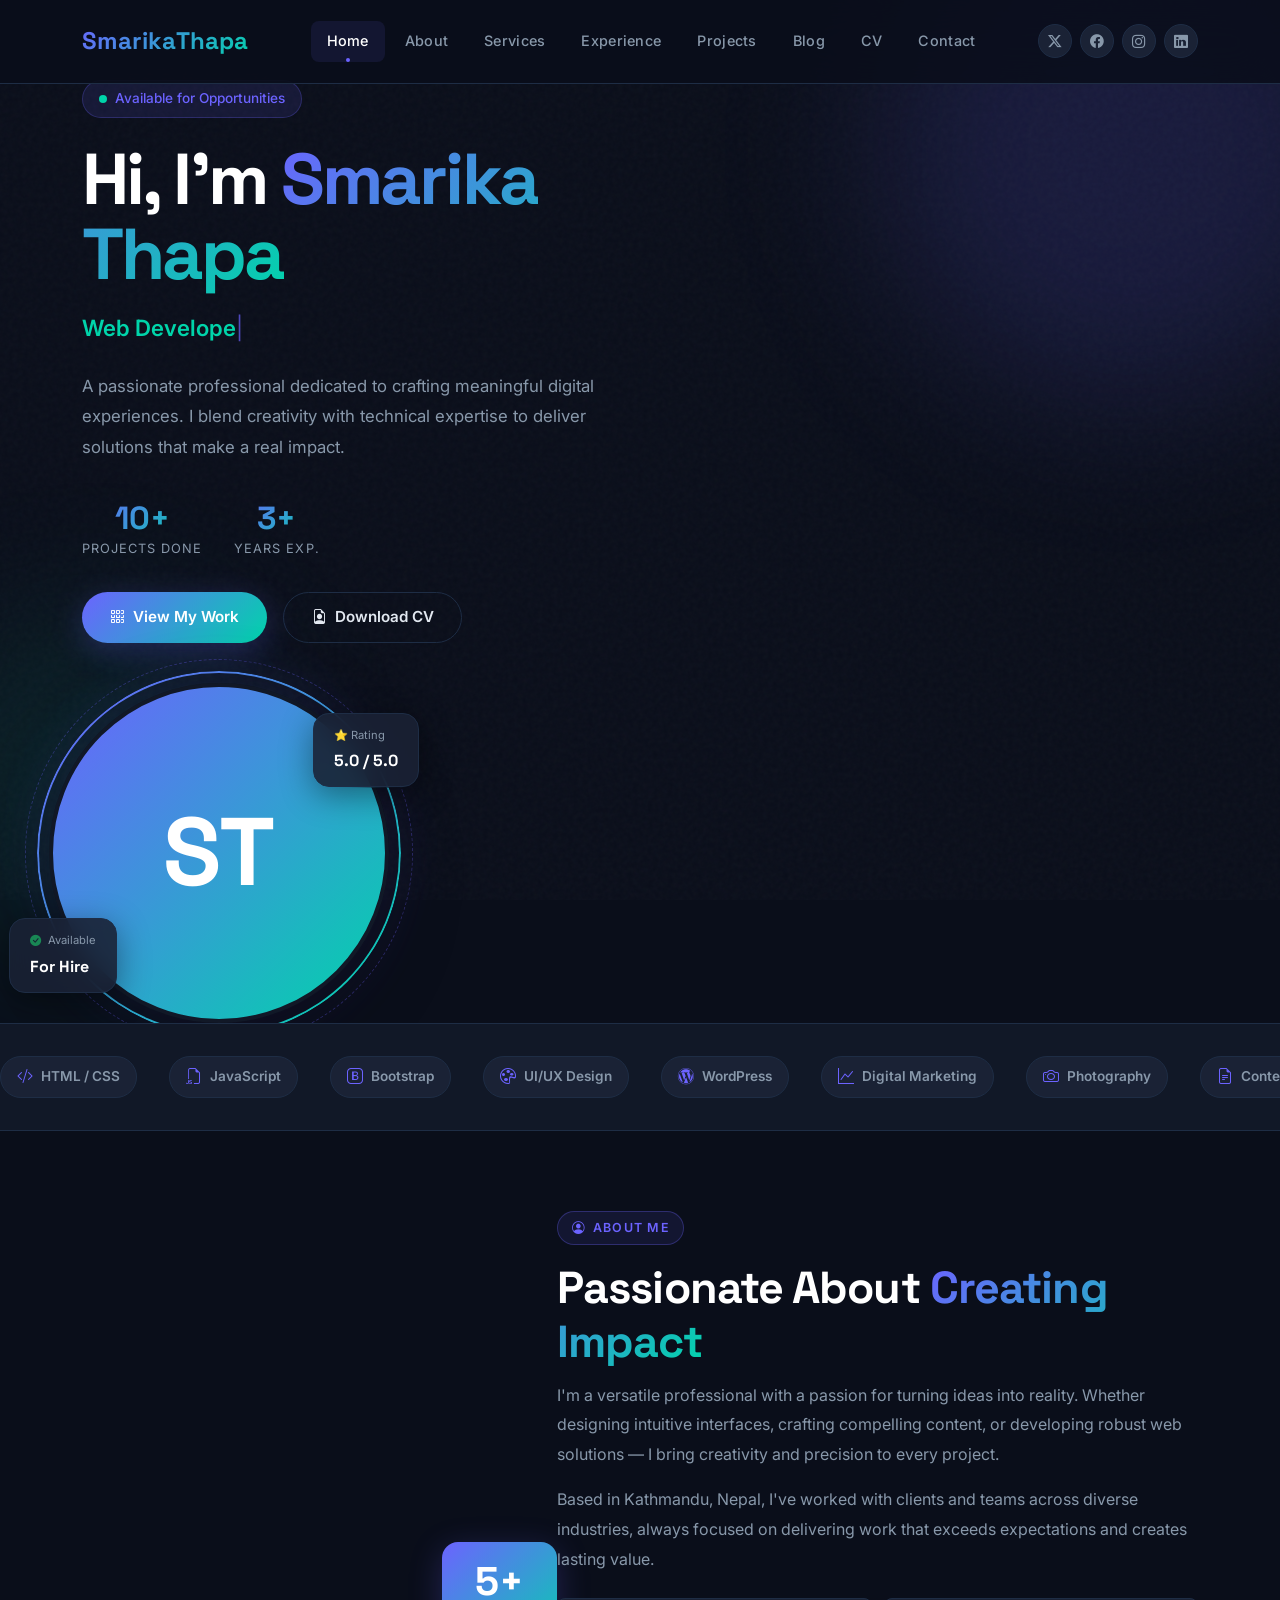
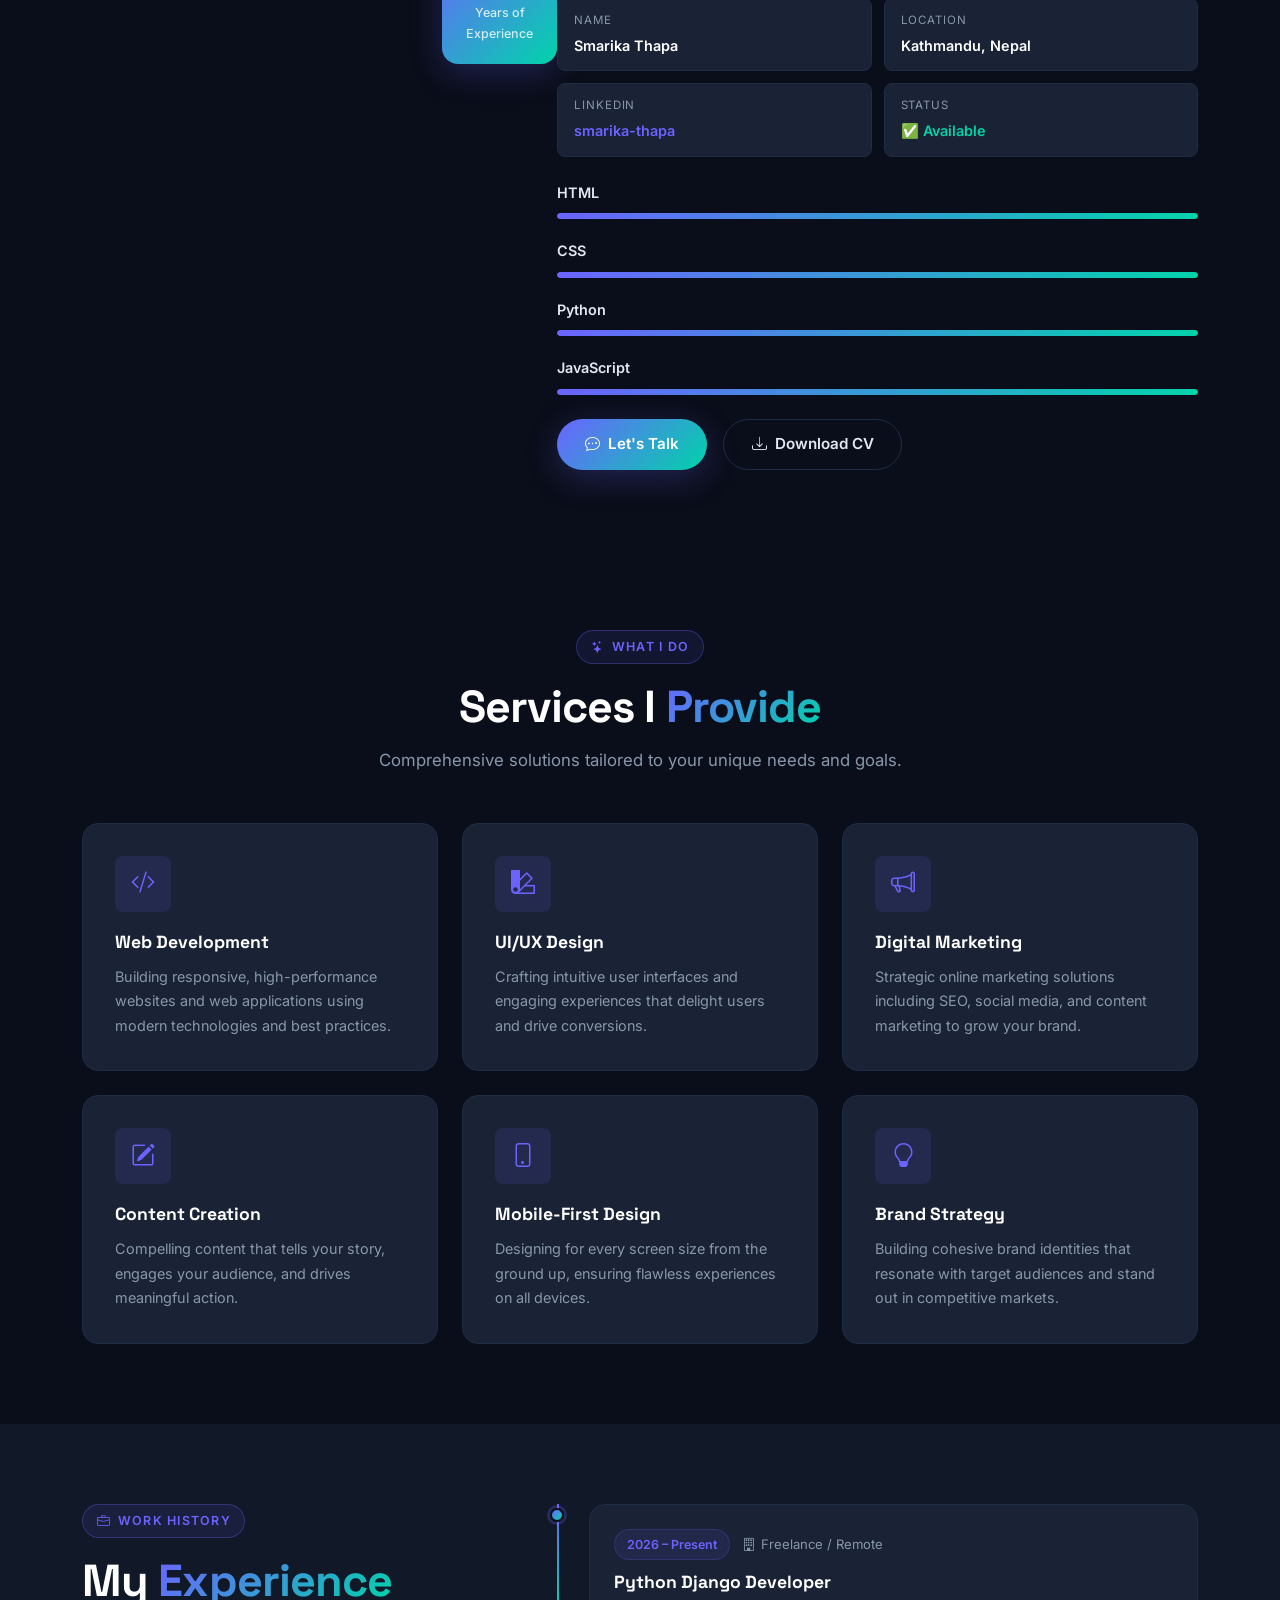
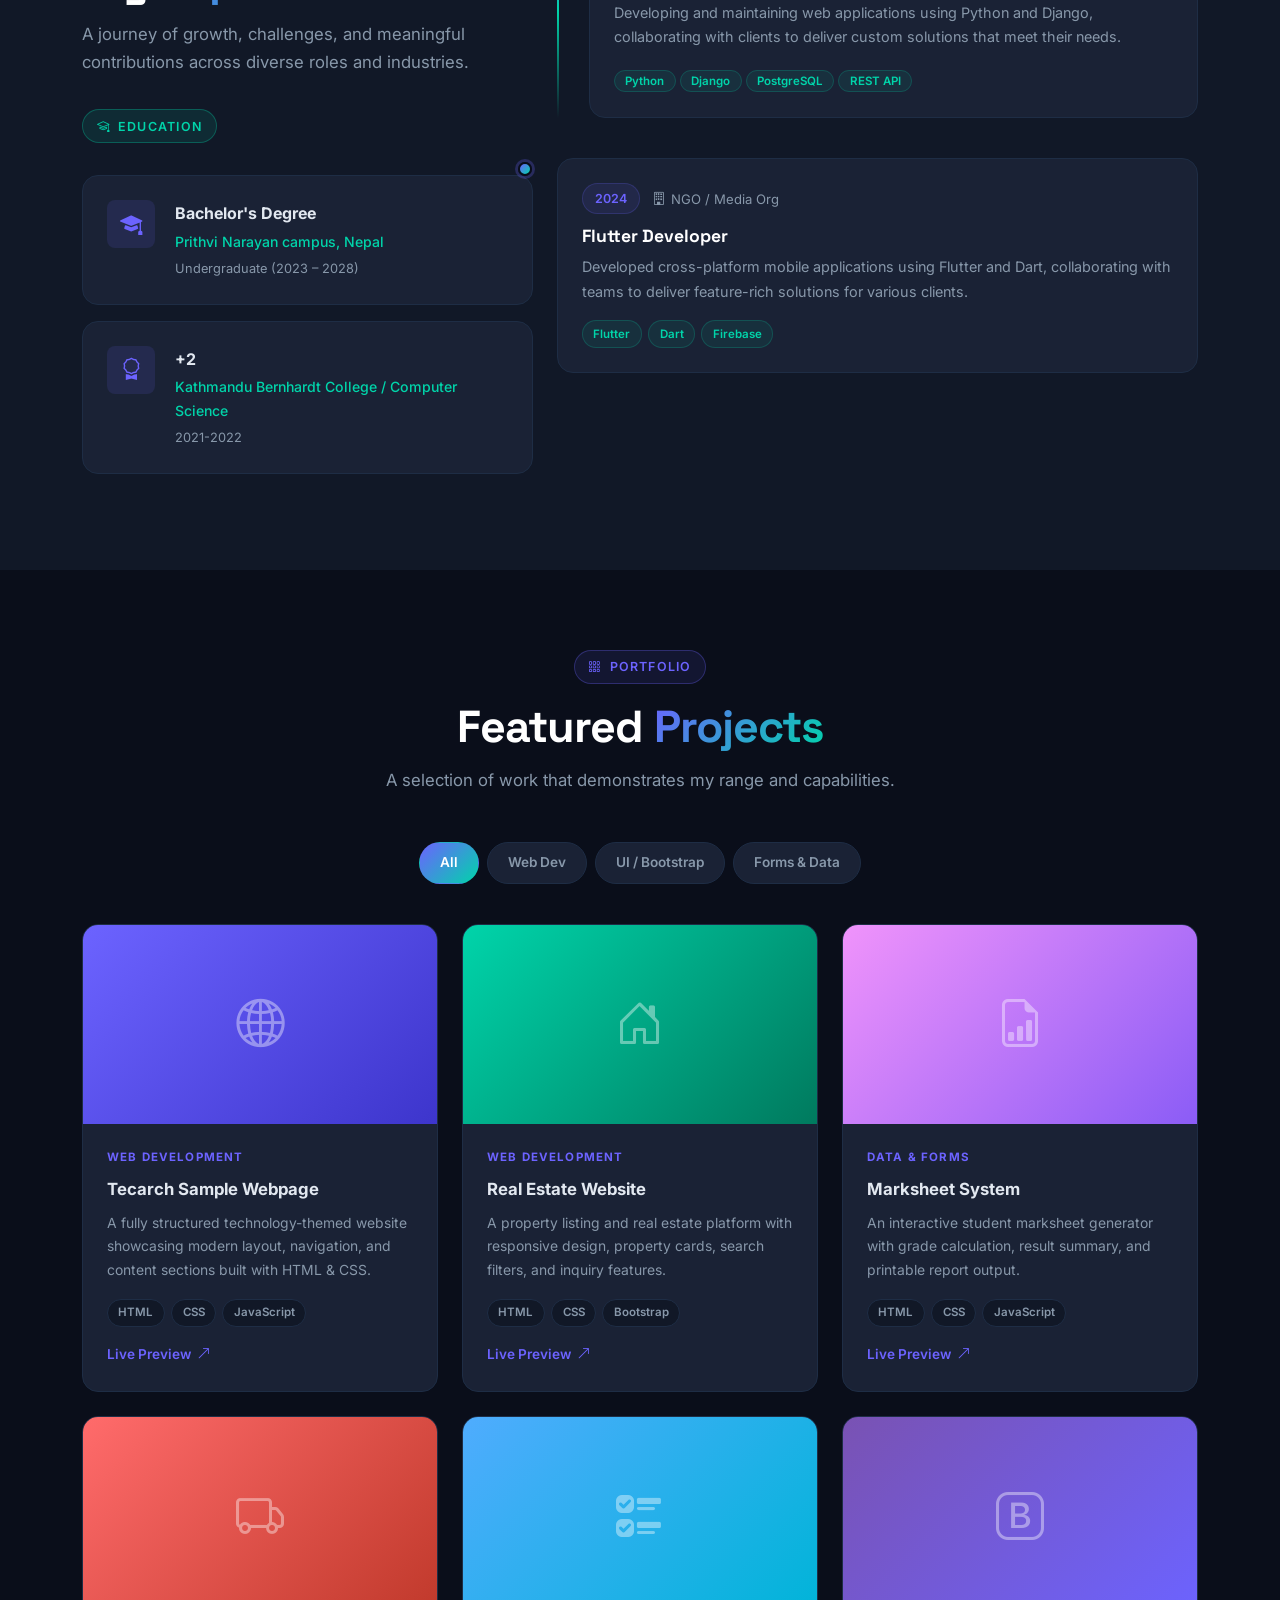
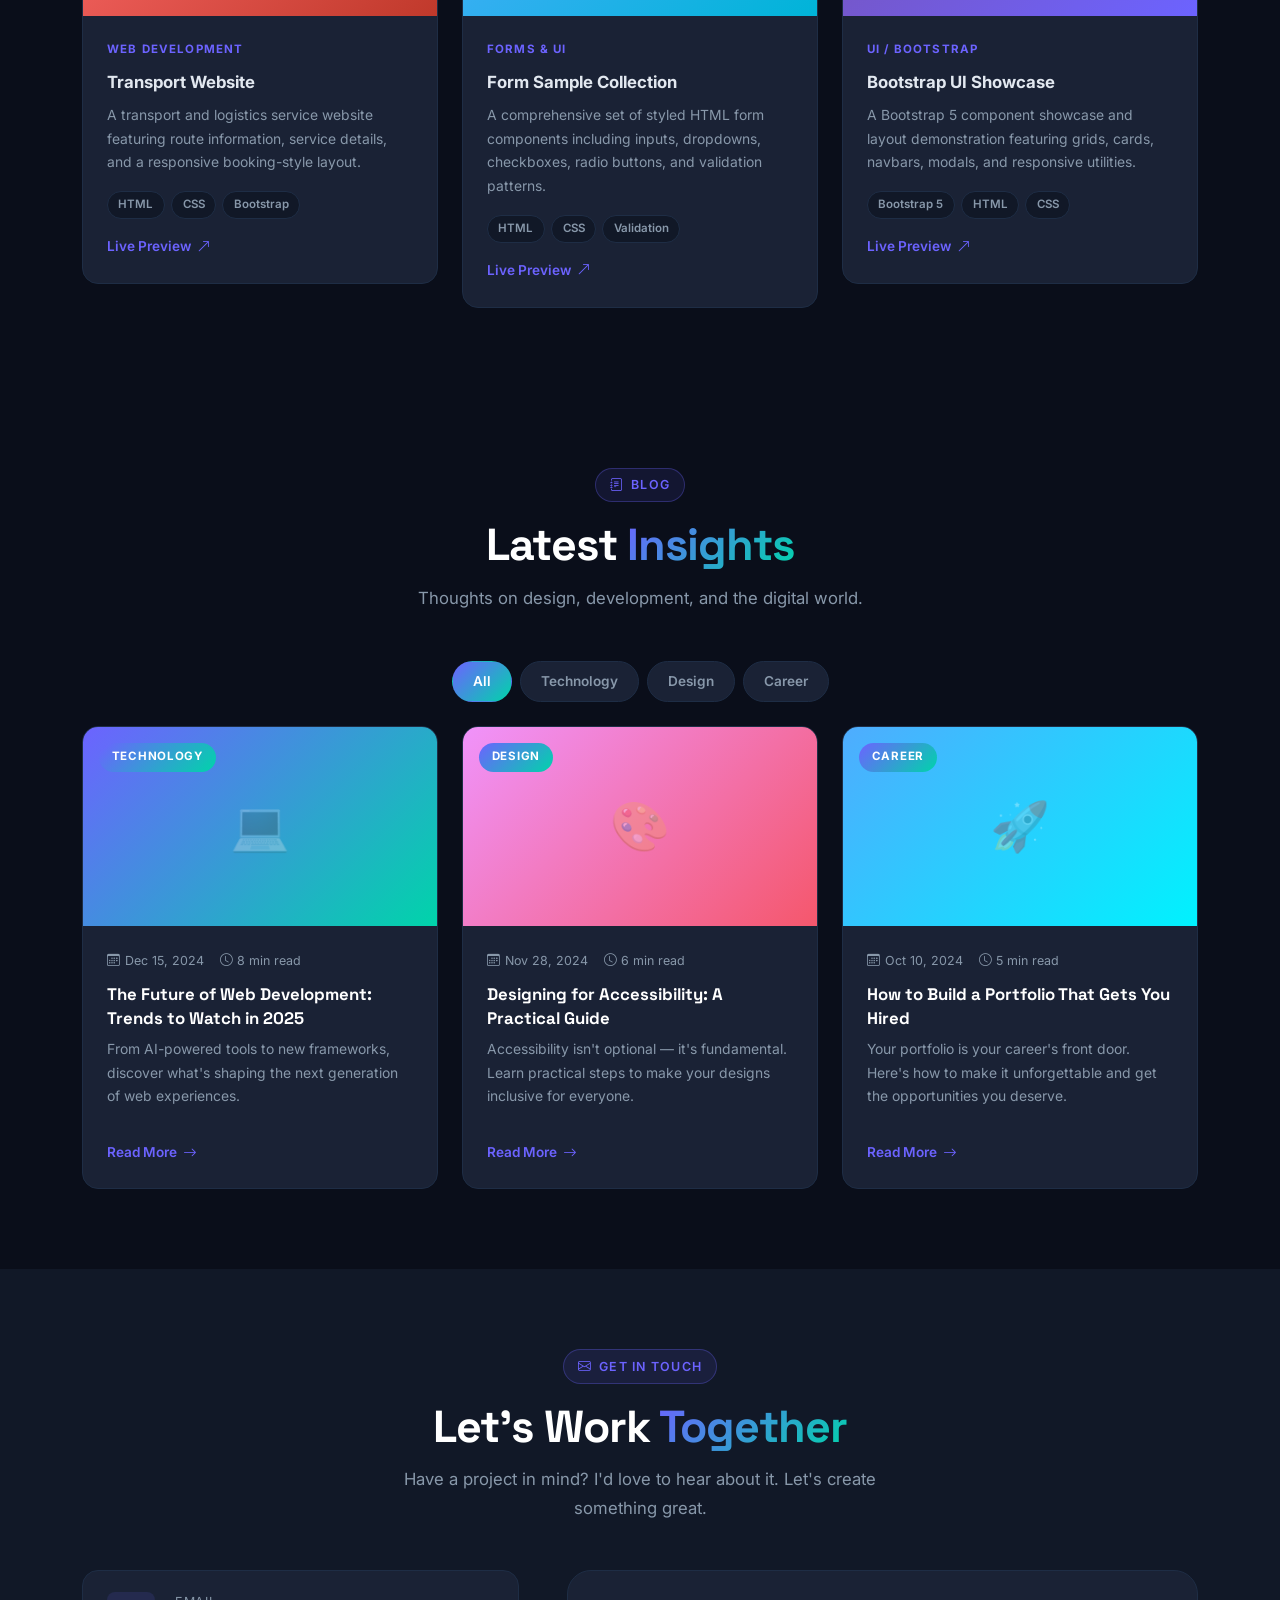
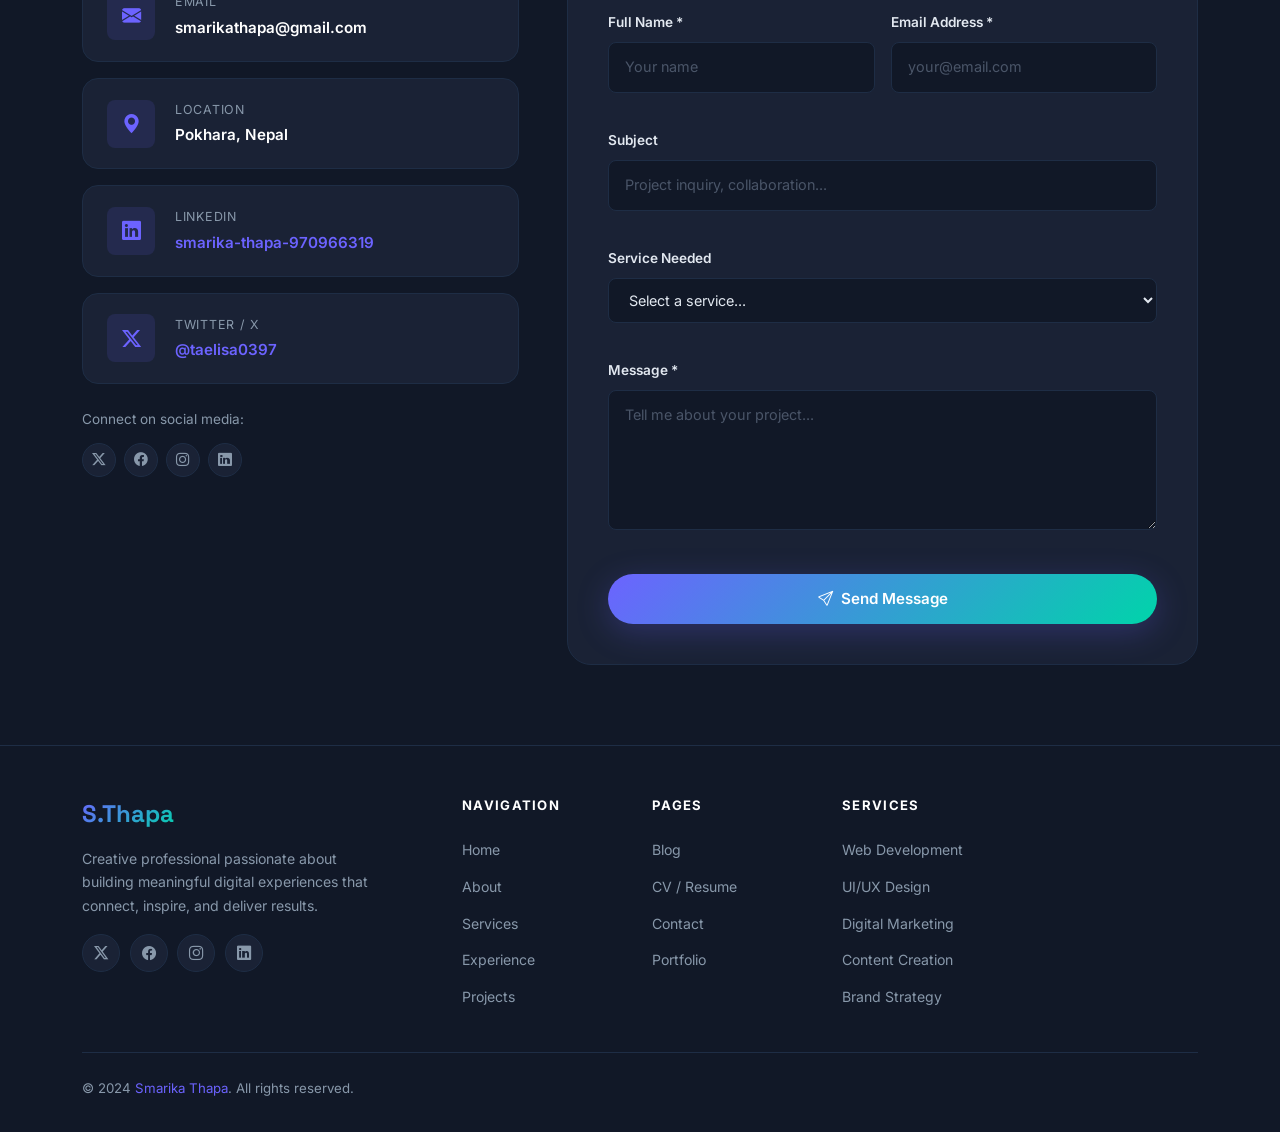
<file: index.html>
<!DOCTYPE html>
<html lang="en">
<head>
  <meta charset="UTF-8" />
  <meta name="viewport" content="width=device-width, initial-scale=1.0" />
  <meta name="description" content="Smarika Thapa — Professional Portfolio. Creative problem-solver dedicated to delivering impactful work." />
  <title>Smarika Thapa | Portfolio</title>

  <!-- Fonts -->
  <link rel="preconnect" href="https://fonts.googleapis.com" />
  <link rel="preconnect" href="https://fonts.gstatic.com" crossorigin />
  <link href="https://fonts.googleapis.com/css2?family=Space+Grotesk:wght@400;500;600;700;800&family=Inter:wght@300;400;500;600&display=swap" rel="stylesheet" />

  <!-- Bootstrap 5 CSS -->
  <link href="https://cdn.jsdelivr.net/npm/bootstrap@5.3.2/dist/css/bootstrap.min.css" rel="stylesheet" />
  <!-- Bootstrap Icons -->
  <link href="https://cdn.jsdelivr.net/npm/bootstrap-icons@1.11.3/font/bootstrap-icons.css" rel="stylesheet" />
  <!-- Custom CSS -->
  <link rel="stylesheet" href="assets/css/style.css" />
</head>
<body>

<!-- ===== NAVBAR ===== -->
<nav class="navbar navbar-expand-lg fixed-top">
  <div class="container">
    <a class="navbar-brand" href="index.html">SmarikaThapa</a>

    <button class="navbar-toggler" type="button" data-bs-toggle="collapse" data-bs-target="#navMenu" aria-label="Toggle navigation">
      <span class="navbar-toggler-icon"></span>
    </button>

    <div class="collapse navbar-collapse" id="navMenu">
      <ul class="navbar-nav mx-auto gap-1">
        <li class="nav-item"><a class="nav-link active" href="#home">Home</a></li>
        <li class="nav-item"><a class="nav-link" href="#about">About</a></li>
        <li class="nav-item"><a class="nav-link" href="#services">Services</a></li>
        <li class="nav-item"><a class="nav-link" href="#experience">Experience</a></li>
        <li class="nav-item"><a class="nav-link" href="#projects">Projects</a></li>
        <li class="nav-item"><a class="nav-link" href="#blog">Blog</a></li>
        <li class="nav-item"><a class="nav-link" href="pages/cv.html">CV</a></li>
        <li class="nav-item"><a class="nav-link" href="#contact">Contact</a></li>
      </ul>
      <div class="header-social-links d-none d-lg-flex">
        <a href="https://x.com/taelisa0397" target="_blank" class="twitter"><i class="bi bi-twitter-x"></i></a>
        <a href="https://www.facebook.com/smarika.thapa.magar.391178/" target="_blank" class="facebook"><i class="bi bi-facebook"></i></a>
        <a href="https://www.instagram.com/s_marika712/" target="_blank" class="instagram"><i class="bi bi-instagram"></i></a>
        <a href="https://www.linkedin.com/in/smarika-thapa-970966319/" target="_blank" class="linkedin"><i class="bi bi-linkedin"></i></a>
      </div>
    </div>
  </div>
</nav>

<!-- ===== HERO ===== -->
<section id="home" class="hero-section">
  <div class="hero-bg-orb hero-bg-orb-1"></div>
  <div class="hero-bg-orb hero-bg-orb-2"></div>

  <div class="container">
    <div class="row align-items-center gy-5">
      <div class="col-lg-6">
        <div class="hero-badge fade-up">
          <span class="dot"></span>
          Available for Opportunities
        </div>

        <h1 class="hero-title fade-up">
          Hi, I'm <span class="gradient-text">Smarika<br>Thapa</span>
        </h1>

        <div class="hero-typewriter fade-up">
          <span class="typed-role" data-roles='["Web Developer","UI/UX Designer","Creative Professional","Digital Strategist","Problem Solver"]'></span><span style="color:var(--clr-accent);opacity:0.7">|</span>
        </div>

        <p class="hero-description fade-up">
          A passionate professional dedicated to crafting meaningful digital experiences. I blend creativity with technical expertise to deliver solutions that make a real impact.
        </p>

        <div class="hero-stats fade-up">
          <div class="hero-stat-item">
            <div class="hero-stat-number" data-target="10" data-suffix="+">0+</div>
            <div class="hero-stat-label">Projects Done</div>
          </div>
          <div class="hero-stat-item">
            <div class="hero-stat-number" data-target="3" data-suffix="+">0+</div>
            <div class="hero-stat-label">Years Exp.</div>
          </div>

        <div class="hero-actions fade-up">
          <a href="#projects" class="btn-primary-custom">
            <i class="bi bi-grid-3x3-gap"></i> View My Work
          </a>
          <a href="pages/cv.html" class="btn-outline-custom">
            <i class="bi bi-file-earmark-person"></i> Download CV
          </a>
        </div>
      </div>

      <div class="col-lg-6 d-flex justify-content-center">
        <div class="hero-image-wrap">
          <div class="hero-avatar-ring">
            <div class="hero-avatar-placeholder" aria-label="Smarika Thapa">ST</div>
          </div>
          <div class="hero-floating-card" style="bottom:30px;left:-40px;">
            <div class="floating-card-label"><i class="bi bi-check-circle-fill text-success me-1"></i> Available</div>
            <div class="floating-card-value">For Hire</div>
          </div>
          <div class="hero-floating-card" style="top:30px;right:-30px;">
            <div class="floating-card-label">⭐ Rating</div>
            <div class="floating-card-value">5.0 / 5.0</div>
          </div>
        </div>
      </div>
    </div>
  </div>
</section>

<!-- ===== SKILLS TICKER ===== -->
<div class="skills-ticker-section">
  <div class="ticker-wrap">
    <span class="ticker-item"><i class="bi bi-code-slash"></i> HTML / CSS</span>
    <span class="ticker-item"><i class="bi bi-filetype-js"></i> JavaScript</span>
    <span class="ticker-item"><i class="bi bi-bootstrap"></i> Bootstrap</span>
    <span class="ticker-item"><i class="bi bi-palette"></i> UI/UX Design</span>
    <span class="ticker-item"><i class="bi bi-wordpress"></i> WordPress</span>
    <span class="ticker-item"><i class="bi bi-graph-up"></i> Digital Marketing</span>
    <span class="ticker-item"><i class="bi bi-camera"></i> Photography</span>
    <span class="ticker-item"><i class="bi bi-file-earmark-text"></i> Content Writing</span>
    <span class="ticker-item"><i class="bi bi-phone"></i> Mobile-First Design</span>
    <span class="ticker-item"><i class="bi bi-git"></i> Git & GitHub</span>
    <span class="ticker-item"><i class="bi bi-figma"></i> Figma</span>
    <span class="ticker-item"><i class="bi bi-database"></i> SQL / MySQL</span>
  </div>
</div>

<!-- ===== ABOUT ===== -->
<section id="about" class="section">
  <div class="container">
    <div class="row align-items-center gy-5">
      <div class="col-lg-5 fade-left">
        <div class="about-image-wrap">
          
          <div class="about-experience-badge">
            <div class="exp-num">5+</div>
            <div class="exp-label">Years of<br>Experience</div>
          </div>
        </div>
      </div>

      <div class="col-lg-7 fade-right">
        <div class="section-badge"><i class="bi bi-person-circle"></i> About Me</div>
        <h2 class="section-title">Passionate About <span>Creating Impact</span></h2>
        <p style="color:var(--clr-text-muted);font-size:1rem;line-height:1.85;margin-bottom:1rem;">
          I'm a versatile professional with a passion for turning ideas into reality. Whether designing intuitive interfaces, crafting compelling content, or developing robust web solutions — I bring creativity and precision to every project.
        </p>
        <p style="color:var(--clr-text-muted);font-size:1rem;line-height:1.85;margin-bottom:1.5rem;">
          Based in Kathmandu, Nepal, I've worked with clients and teams across diverse industries, always focused on delivering work that exceeds expectations and creates lasting value.
        </p>

        <div class="about-info-grid">
          <div class="about-info-item">
            <div class="about-info-label">Name</div>
            <div class="about-info-value">Smarika Thapa</div>
          </div>
          <div class="about-info-item">
            <div class="about-info-label">Location</div>
            <div class="about-info-value">Kathmandu, Nepal</div>
          </div>
          <div class="about-info-item">
            <div class="about-info-label">LinkedIn</div>
            <div class="about-info-value"><a href="https://www.linkedin.com/in/smarika-thapa-970966319/" target="_blank" style="color:var(--clr-accent);">smarika-thapa</a></div>
          </div>
          <div class="about-info-item">
            <div class="about-info-label">Status</div>
            <div class="about-info-value" style="color:var(--clr-accent-2);">✅ Available</div>
          </div>
        </div>

        <!-- Skill Bars -->
        <div class="mt-1">
          <div class="skill-bar-wrap">
            <div class="skill-bar-header">
              <span class="skill-bar-name">HTML</span>
            </div>
            <div class="skill-bar-track"><div class="skill-bar-fill" data-pct="100"></div></div>
          </div>
          <div class="skill-bar-wrap">
            <div class="skill-bar-header">
              <span class="skill-bar-name">CSS</span>
            </div>
            <div class="skill-bar-track"><div class="skill-bar-fill" data-pct="100"></div></div>
          </div>
          <div class="skill-bar-wrap">
            <div class="skill-bar-header">
              <span class="skill-bar-name">Python</span>
            </div>
            <div class="skill-bar-track"><div class="skill-bar-fill" data-pct="100"></div></div>
          </div>
          <div class="skill-bar-wrap">
            <div class="skill-bar-header">
              <span class="skill-bar-name">JavaScript</span>
            </div>
            <div class="skill-bar-track"><div class="skill-bar-fill" data-pct="100"></div></div>
          </div>
        </div>

        <div class="d-flex gap-3 mt-4 flex-wrap">
          <a href="#contact" class="btn-primary-custom"><i class="bi bi-chat-dots"></i> Let's Talk</a>
          <a href="pages/cv.html" class="btn-outline-custom"><i class="bi bi-download"></i> Download CV</a>
        </div>
      </div>
    </div>
  </div>
</section>

<!-- ===== COUNTER ===== -->
<!-- <div class="section-alt">
  <div class="container counter-section">
    <div class="row g-4">
      <div class="col-6 col-md-3 fade-up">
        <div class="counter-card">
          <div class="counter-number" data-target="50" data-suffix="+">50+</div>
          <div class="counter-label">Projects Completed</div>
        </div>
      </div>
      <div class="col-6 col-md-3 fade-up">
        <div class="counter-card">
          <div class="counter-number" data-target="30" data-suffix="+">30+</div>
          <div class="counter-label">Happy Clients</div>
        </div>
      </div>
      <div class="col-6 col-md-3 fade-up">
        <div class="counter-card">
          <div class="counter-number" data-target="5" data-suffix="+">5+</div>
          <div class="counter-label">Years Experience</div>
        </div>
      </div>
      <div class="col-6 col-md-3 fade-up">
        <div class="counter-card">
          <div class="counter-number" data-target="15" data-suffix="+">15+</div>
          <div class="counter-label">Awards Won</div>
        </div>
      </div>
    </div>
  </div>
</div> -->

<!-- ===== SERVICES ===== -->
<section id="services" class="section">
  <div class="container">
    <div class="text-center mb-5">
      <div class="section-badge mx-auto"><i class="bi bi-stars"></i> What I Do</div>
      <h2 class="section-title">Services I <span>Provide</span></h2>
      <p class="section-subtitle mx-auto text-center">Comprehensive solutions tailored to your unique needs and goals.</p>
    </div>

    <div class="row g-4">
      <div class="col-md-6 col-lg-4 fade-up">
        <div class="service-card">
          <div class="service-icon"><i class="bi bi-code-slash"></i></div>
          <h5>Web Development</h5>
          <p>Building responsive, high-performance websites and web applications using modern technologies and best practices.</p>
        </div>
      </div>
      <div class="col-md-6 col-lg-4 fade-up">
        <div class="service-card">
          <div class="service-icon"><i class="bi bi-palette2"></i></div>
          <h5>UI/UX Design</h5>
          <p>Crafting intuitive user interfaces and engaging experiences that delight users and drive conversions.</p>
        </div>
      </div>
      <div class="col-md-6 col-lg-4 fade-up">
        <div class="service-card">
          <div class="service-icon"><i class="bi bi-megaphone"></i></div>
          <h5>Digital Marketing</h5>
          <p>Strategic online marketing solutions including SEO, social media, and content marketing to grow your brand.</p>
        </div>
      </div>
      <div class="col-md-6 col-lg-4 fade-up">
        <div class="service-card">
          <div class="service-icon"><i class="bi bi-pencil-square"></i></div>
          <h5>Content Creation</h5>
          <p>Compelling content that tells your story, engages your audience, and drives meaningful action.</p>
        </div>
      </div>
      <div class="col-md-6 col-lg-4 fade-up">
        <div class="service-card">
          <div class="service-icon"><i class="bi bi-phone"></i></div>
          <h5>Mobile-First Design</h5>
          <p>Designing for every screen size from the ground up, ensuring flawless experiences on all devices.</p>
        </div>
      </div>
      <div class="col-md-6 col-lg-4 fade-up">
        <div class="service-card">
          <div class="service-icon"><i class="bi bi-lightbulb"></i></div>
          <h5>Brand Strategy</h5>
          <p>Building cohesive brand identities that resonate with target audiences and stand out in competitive markets.</p>
        </div>
      </div>
    </div>
  </div>
</section>

<!-- ===== EXPERIENCE ===== -->
<section id="experience" class="section section-alt">
  <div class="container">
    <div class="row">
      <div class="col-lg-5 mb-5 mb-lg-0">
        <div class="section-badge"><i class="bi bi-briefcase"></i> Work History</div>
        <h2 class="section-title">My <span>Experience</span></h2>
        <p class="section-subtitle">A journey of growth, challenges, and meaningful contributions across diverse roles and industries.</p>

        <div class="mt-4 pt-2">
          <div class="section-badge" style="background:rgba(0,212,170,0.1);border-color:rgba(0,212,170,0.3);color:var(--clr-accent-2);">
            <i class="bi bi-mortarboard"></i> Education
          </div>
          <div class="mt-3">
            <div class="education-card mb-3">
              <div class="education-icon"><i class="bi bi-mortarboard-fill"></i></div>
              <div>
                <div class="education-degree">Bachelor's Degree</div>
                <div class="education-school">Prithvi Narayan campus, Nepal</div>
                <div class="education-year">Undergraduate (2023 – 2028)</div>
              </div>
            </div>
            <div class="education-card mb-3">
              <div class="education-icon"><i class="bi bi-award"></i></div>
              <div>
                <div class="education-degree">+2</div>
                <div class="education-school">Kathmandu Bernhardt College / Computer Science</div>
                <div class="education-year">2021-2022</div>
              </div>
            </div>
          </div>
        </div>
      </div>

      <div class="col-lg-7">
        <div class="timeline">
          <div class="timeline-item fade-up">
            <div class="timeline-dot"></div>
            <div class="timeline-card">
              <div class="timeline-meta">
                <span class="timeline-period">2026 – Present</span>
                <span class="timeline-company"><i class="bi bi-building"></i> Freelance / Remote</span>
              </div>
              <h5>Python Django Developer</h5>
              <p>Developing and maintaining web applications using Python and Django, collaborating with clients to deliver custom solutions that meet their needs.</p>
                <span class="timeline-tag">Python</span>
                <span class="timeline-tag">Django</span>
                <span class="timeline-tag">PostgreSQL</span>
                <span class="timeline-tag">REST API</span>
              </div>
            </div>
          </div>

          <div class="timeline-item fade-up">
            <div class="timeline-dot"></div>
            <div class="timeline-card">
              <div class="timeline-meta">
                <span class="timeline-period">2024</span>
                <span class="timeline-company"><i class="bi bi-building"></i> NGO / Media Org</span>
              </div>
              <h5>Flutter Developer</h5>
              <p>Developed cross-platform mobile applications using Flutter and Dart, collaborating with teams to deliver feature-rich solutions for various clients.</p>
              <div class="timeline-tags">
                <span class="timeline-tag">Flutter</span>
                <span class="timeline-tag">Dart</span>
                <span class="timeline-tag">Firebase</span>
              </div>
            </div>
          </div>
        </div>
      </div>
    </div>
  </div>
</section>

<!-- ===== PROJECTS ===== -->
<section id="projects" class="section">
  <div class="container">
    <div class="text-center mb-5">
      <div class="section-badge mx-auto"><i class="bi bi-grid-3x3-gap"></i> Portfolio</div>
      <h2 class="section-title">Featured <span>Projects</span></h2>
      <p class="section-subtitle mx-auto text-center">A selection of work that demonstrates my range and capabilities.</p>
    </div>

    <div class="filter-tabs">
      <button class="filter-btn active" data-filter="all">All</button>
      <button class="filter-btn" data-filter="web">Web Dev</button>
      <button class="filter-btn" data-filter="ui">UI / Bootstrap</button>
      <button class="filter-btn" data-filter="form">Forms & Data</button>
    </div>

    <div class="row g-4" id="projectsGrid">

      <!-- 1. Tecarch Sample Webpage -->
      <div class="col-md-6 col-lg-4 project-item fade-up" data-category="web" style="transition:opacity 0.3s,transform 0.3s;">
        <div class="project-card">
          <div class="project-img-wrap" style="background:linear-gradient(135deg,#6c63ff 0%,#3d35cc 100%);">
            <div class="project-img-placeholder"><i class="bi bi-globe2"></i></div>
            <div class="project-overlay">
              <a href="http://192.168.101.5:5501/index.html" target="_blank" class="project-overlay-btn" title="View Live"><i class="bi bi-eye"></i></a>
            </div>
          </div>
          <div class="project-body">
            <div class="project-category">Web Development</div>
            <div class="project-title">Tecarch Sample Webpage</div>
            <p class="project-desc">A fully structured technology-themed website showcasing modern layout, navigation, and content sections built with HTML & CSS.</p>
            <div class="project-tech">
              <span class="project-tech-tag">HTML</span>
              <span class="project-tech-tag">CSS</span>
              <span class="project-tech-tag">JavaScript</span>
            </div>
            <a href="http://192.168.101.5:5501/index.html" target="_blank" class="blog-read-more mt-3">Live Preview <i class="bi bi-arrow-up-right"></i></a>
          </div>
        </div>
      </div>

      <!-- 2. Real Estate -->
      <div class="col-md-6 col-lg-4 project-item fade-up" data-category="web" style="transition:opacity 0.3s,transform 0.3s;">
        <div class="project-card">
          <div class="project-img-wrap" style="background:linear-gradient(135deg,#00d4aa 0%,#007a5e 100%);">
            <div class="project-img-placeholder"><i class="bi bi-house-door"></i></div>
            <div class="project-overlay">
              <a href="http://192.168.101.5:5502/estate.html" target="_blank" class="project-overlay-btn" title="View Live"><i class="bi bi-eye"></i></a>
            </div>
          </div>
          <div class="project-body">
            <div class="project-category">Web Development</div>
            <div class="project-title">Real Estate Website</div>
            <p class="project-desc">A property listing and real estate platform with responsive design, property cards, search filters, and inquiry features.</p>
            <div class="project-tech">
              <span class="project-tech-tag">HTML</span>
              <span class="project-tech-tag">CSS</span>
              <span class="project-tech-tag">Bootstrap</span>
            </div>
            <a href="http://192.168.101.5:5502/estate.html" target="_blank" class="blog-read-more mt-3">Live Preview <i class="bi bi-arrow-up-right"></i></a>
          </div>
        </div>
      </div>

      <!-- 3. Marksheet -->
      <div class="col-md-6 col-lg-4 project-item fade-up" data-category="form" style="transition:opacity 0.3s,transform 0.3s;">
        <div class="project-card">
          <div class="project-img-wrap" style="background:linear-gradient(135deg,#f093fb 0%,#8b5cf6 100%);">
            <div class="project-img-placeholder"><i class="bi bi-file-earmark-bar-graph"></i></div>
            <div class="project-overlay">
              <a href="http://192.168.101.5:5502/marksheet.html" target="_blank" class="project-overlay-btn" title="View Live"><i class="bi bi-eye"></i></a>
            </div>
          </div>
          <div class="project-body">
            <div class="project-category">Data & Forms</div>
            <div class="project-title">Marksheet System</div>
            <p class="project-desc">An interactive student marksheet generator with grade calculation, result summary, and printable report output.</p>
            <div class="project-tech">
              <span class="project-tech-tag">HTML</span>
              <span class="project-tech-tag">CSS</span>
              <span class="project-tech-tag">JavaScript</span>
            </div>
            <a href="http://192.168.101.5:5502/marksheet.html" target="_blank" class="blog-read-more mt-3">Live Preview <i class="bi bi-arrow-up-right"></i></a>
          </div>
        </div>
      </div>

      <!-- 4. Transport -->
      <div class="col-md-6 col-lg-4 project-item fade-up" data-category="web" style="transition:opacity 0.3s,transform 0.3s;">
        <div class="project-card">
          <div class="project-img-wrap" style="background:linear-gradient(135deg,#ff6b6b 0%,#c0392b 100%);">
            <div class="project-img-placeholder"><i class="bi bi-truck"></i></div>
            <div class="project-overlay">
              <a href="http://192.168.101.5:5502/hw.html" target="_blank" class="project-overlay-btn" title="View Live"><i class="bi bi-eye"></i></a>
            </div>
          </div>
          <div class="project-body">
            <div class="project-category">Web Development</div>
            <div class="project-title">Transport Website</div>
            <p class="project-desc">A transport and logistics service website featuring route information, service details, and a responsive booking-style layout.</p>
            <div class="project-tech">
              <span class="project-tech-tag">HTML</span>
              <span class="project-tech-tag">CSS</span>
              <span class="project-tech-tag">Bootstrap</span>
            </div>
            <a href="http://192.168.101.5:5502/hw.html" target="_blank" class="blog-read-more mt-3">Live Preview <i class="bi bi-arrow-up-right"></i></a>
          </div>
        </div>
      </div>

      <!-- 5. Form Sample -->
      <div class="col-md-6 col-lg-4 project-item fade-up" data-category="form" style="transition:opacity 0.3s,transform 0.3s;">
        <div class="project-card">
          <div class="project-img-wrap" style="background:linear-gradient(135deg,#4facfe 0%,#00b4d8 100%);">
            <div class="project-img-placeholder"><i class="bi bi-ui-checks"></i></div>
            <div class="project-overlay">
              <a href="http://192.168.101.5:5502/forms.html" target="_blank" class="project-overlay-btn" title="View Live"><i class="bi bi-eye"></i></a>
            </div>
          </div>
          <div class="project-body">
            <div class="project-category">Forms & UI</div>
            <div class="project-title">Form Sample Collection</div>
            <p class="project-desc">A comprehensive set of styled HTML form components including inputs, dropdowns, checkboxes, radio buttons, and validation patterns.</p>
            <div class="project-tech">
              <span class="project-tech-tag">HTML</span>
              <span class="project-tech-tag">CSS</span>
              <span class="project-tech-tag">Validation</span>
            </div>
            <a href="http://192.168.101.5:5502/forms.html" target="_blank" class="blog-read-more mt-3">Live Preview <i class="bi bi-arrow-up-right"></i></a>
          </div>
        </div>
      </div>

      <!-- 6. Bootstrap Title / UI -->
      <div class="col-md-6 col-lg-4 project-item fade-up" data-category="ui" style="transition:opacity 0.3s,transform 0.3s;">
        <div class="project-card">
          <div class="project-img-wrap" style="background:linear-gradient(135deg,#7952b3 0%,#6c63ff 100%);">
            <div class="project-img-placeholder"><i class="bi bi-bootstrap"></i></div>
            <div class="project-overlay">
              <a href="http://192.168.101.5:5501/bootstrap.html" target="_blank" class="project-overlay-btn" title="View Live"><i class="bi bi-eye"></i></a>
            </div>
          </div>
          <div class="project-body">
            <div class="project-category">UI / Bootstrap</div>
            <div class="project-title">Bootstrap UI Showcase</div>
            <p class="project-desc">A Bootstrap 5 component showcase and layout demonstration featuring grids, cards, navbars, modals, and responsive utilities.</p>
            <div class="project-tech">
              <span class="project-tech-tag">Bootstrap 5</span>
              <span class="project-tech-tag">HTML</span>
              <span class="project-tech-tag">CSS</span>
            </div>
            <a href="http://192.168.101.5:5501/bootstrap.html" target="_blank" class="blog-read-more mt-3">Live Preview <i class="bi bi-arrow-up-right"></i></a>
          </div>
        </div>
      </div>

    </div>
  </div>
</section>

<!-- ===== BLOG ===== -->
<section id="blog" class="section">
  <div class="container">
    <div class="text-center mb-5">
      <div class="section-badge mx-auto"><i class="bi bi-journal-text"></i> Blog</div>
      <h2 class="section-title">Latest <span>Insights</span></h2>
      <p class="section-subtitle mx-auto text-center">Thoughts on design, development, and the digital world.</p>
    </div>

    <div class="filter-tabs mb-4">
      <button class="blog-filter-btn filter-btn active" data-filter="all">All</button>
      <button class="blog-filter-btn filter-btn" data-filter="tech">Technology</button>
      <button class="blog-filter-btn filter-btn" data-filter="design">Design</button>
      <button class="blog-filter-btn filter-btn" data-filter="career">Career</button>
    </div>

    <div class="row g-4">
      <div class="col-md-6 col-lg-4 blog-item fade-up" data-category="tech">
        <div class="blog-card">
          <div class="blog-img-wrap">
            <div class="blog-img-placeholder">💻</div>
            <span class="blog-category-tag">Technology</span>
          </div>
          <div class="blog-body">
            <div class="blog-meta">
              <span class="blog-meta-item"><i class="bi bi-calendar3"></i> Dec 15, 2024</span>
              <span class="blog-meta-item"><i class="bi bi-clock"></i> 8 min read</span>
            </div>
            <h4 class="blog-title"><a href="#" data-blog-open="1">The Future of Web Development: Trends to Watch in 2025</a></h4>
            <p class="blog-excerpt">From AI-powered tools to new frameworks, discover what's shaping the next generation of web experiences.</p>
            <a href="#" class="blog-read-more" data-blog-open="1">Read More <i class="bi bi-arrow-right"></i></a>
          </div>
        </div>
      </div>

      <div class="col-md-6 col-lg-4 blog-item fade-up" data-category="design">
        <div class="blog-card">
          <div class="blog-img-wrap" style="background:linear-gradient(135deg,#f093fb,#f5576c);">
            <div class="blog-img-placeholder">🎨</div>
            <span class="blog-category-tag">Design</span>
          </div>
          <div class="blog-body">
            <div class="blog-meta">
              <span class="blog-meta-item"><i class="bi bi-calendar3"></i> Nov 28, 2024</span>
              <span class="blog-meta-item"><i class="bi bi-clock"></i> 6 min read</span>
            </div>
            <h4 class="blog-title"><a href="#" data-blog-open="2">Designing for Accessibility: A Practical Guide</a></h4>
            <p class="blog-excerpt">Accessibility isn't optional — it's fundamental. Learn practical steps to make your designs inclusive for everyone.</p>
            <a href="#" class="blog-read-more" data-blog-open="2">Read More <i class="bi bi-arrow-right"></i></a>
          </div>
        </div>
      </div>

      <div class="col-md-6 col-lg-4 blog-item fade-up" data-category="career">
        <div class="blog-card">
          <div class="blog-img-wrap" style="background:linear-gradient(135deg,#4facfe,#00f2fe);">
            <div class="blog-img-placeholder">🚀</div>
            <span class="blog-category-tag">Career</span>
          </div>
          <div class="blog-body">
            <div class="blog-meta">
              <span class="blog-meta-item"><i class="bi bi-calendar3"></i> Oct 10, 2024</span>
              <span class="blog-meta-item"><i class="bi bi-clock"></i> 5 min read</span>
            </div>
            <h4 class="blog-title"><a href="#" data-blog-open="3">How to Build a Portfolio That Gets You Hired</a></h4>
            <p class="blog-excerpt">Your portfolio is your career's front door. Here's how to make it unforgettable and get the opportunities you deserve.</p>
            <a href="#" class="blog-read-more" data-blog-open="3">Read More <i class="bi bi-arrow-right"></i></a>
          </div>
        </div>
      </div>
    </div>
  </div>
</section>

<!-- ===== CONTACT ===== -->
<section id="contact" class="section section-alt">
  <div class="container">
    <div class="text-center mb-5">
      <div class="section-badge mx-auto"><i class="bi bi-envelope"></i> Get In Touch</div>
      <h2 class="section-title">Let's Work <span>Together</span></h2>
      <p class="section-subtitle mx-auto text-center">Have a project in mind? I'd love to hear about it. Let's create something great.</p>
    </div>

    <div class="row g-5 align-items-start">
      <div class="col-lg-5 fade-left">
        <div class="contact-info-card">
          <div class="contact-icon"><i class="bi bi-envelope-fill"></i></div>
          <div>
            <div class="contact-info-label">Email</div>
            <div class="contact-info-value">smarikathapa@gmail.com</div>
          </div>
        </div>
        <div class="contact-info-card">
          <div class="contact-icon"><i class="bi bi-geo-alt-fill"></i></div>
          <div>
            <div class="contact-info-label">Location</div>
            <div class="contact-info-value">Pokhara, Nepal</div>
          </div>
        </div>
        <div class="contact-info-card">
          <div class="contact-icon"><i class="bi bi-linkedin"></i></div>
          <div>
            <div class="contact-info-label">LinkedIn</div>
            <div class="contact-info-value"><a href="https://www.linkedin.com/in/smarika-thapa-970966319/" target="_blank" style="color:var(--clr-accent);">smarika-thapa-970966319</a></div>
          </div>
        </div>
        <div class="contact-info-card">
          <div class="contact-icon"><i class="bi bi-twitter-x"></i></div>
          <div>
            <div class="contact-info-label">Twitter / X</div>
            <div class="contact-info-value"><a href="https://x.com/taelisa0397" target="_blank" style="color:var(--clr-accent);">@taelisa0397</a></div>
          </div>
        </div>

        <div class="mt-4">
          <p style="font-size:0.85rem;color:var(--clr-text-muted);margin-bottom:0.75rem;">Connect on social media:</p>
          <div class="header-social-links">
            <a href="https://x.com/taelisa0397" target="_blank" class="twitter"><i class="bi bi-twitter-x"></i></a>
            <a href="https://www.facebook.com/smarika.thapa.magar.391178/" target="_blank" class="facebook"><i class="bi bi-facebook"></i></a>
            <a href="https://www.instagram.com/s_marika712/" target="_blank" class="instagram"><i class="bi bi-instagram"></i></a>
            <a href="https://www.linkedin.com/in/smarika-thapa-970966319/" target="_blank" class="linkedin"><i class="bi bi-linkedin"></i></a>
          </div>
        </div>
      </div>

      <div class="col-lg-7 fade-right">
        <div class="contact-form-wrap">
          <form id="contactForm">
            <div class="row g-3">
              <div class="col-md-6">
                <div class="form-group">
                  <label class="form-label">Full Name *</label>
                  <input type="text" class="form-control-custom" placeholder="Your name" required />
                </div>
              </div>
              <div class="col-md-6">
                <div class="form-group">
                  <label class="form-label">Email Address *</label>
                  <input type="email" class="form-control-custom" placeholder="your@email.com" required />
                </div>
              </div>
              <div class="col-12">
                <div class="form-group">
                  <label class="form-label">Subject</label>
                  <input type="text" class="form-control-custom" placeholder="Project inquiry, collaboration..." />
                </div>
              </div>
              <div class="col-12">
                <div class="form-group">
                  <label class="form-label">Service Needed</label>
                  <select class="form-control-custom">
                    <option value="">Select a service...</option>
                    <option>Web Development</option>
                    <option>UI/UX Design</option>
                    <option>Digital Marketing</option>
                    <option>Content Creation</option>
                    <option>Brand Strategy</option>
                    <option>Other</option>
                  </select>
                </div>
              </div>
              <div class="col-12">
                <div class="form-group">
                  <label class="form-label">Message *</label>
                  <textarea class="form-control-custom" placeholder="Tell me about your project..." required></textarea>
                </div>
              </div>
              <div class="col-12">
                <button type="submit" class="btn-primary-custom w-100 justify-content-center">
                  <i class="bi bi-send"></i> Send Message
                </button>
              </div>
            </div>
          </form>
          <div id="formSuccess" style="display:none;text-align:center;padding:3rem 1rem;">
            <div style="font-size:3.5rem;margin-bottom:1rem;">✅</div>
            <h4 style="margin-bottom:0.5rem;">Message Sent!</h4>
            <p style="color:var(--clr-text-muted);">Thank you for reaching out. I'll get back to you within 24 hours.</p>
          </div>
        </div>
      </div>
    </div>
  </div>
</section>

<!-- ===== FOOTER ===== -->
<footer class="footer">
  <div class="container">
    <div class="row g-4">
      <div class="col-lg-4 col-md-6">
        <div class="footer-logo">S.Thapa</div>
        <p class="footer-desc">Creative professional passionate about building meaningful digital experiences that connect, inspire, and deliver results.</p>
        <div class="footer-social">
          <a href="https://x.com/taelisa0397" target="_blank"><i class="bi bi-twitter-x"></i></a>
          <a href="https://www.facebook.com/smarika.thapa.magar.391178/" target="_blank"><i class="bi bi-facebook"></i></a>
          <a href="https://www.instagram.com/s_marika712/" target="_blank"><i class="bi bi-instagram"></i></a>
          <a href="https://www.linkedin.com/in/smarika-thapa-970966319/" target="_blank"><i class="bi bi-linkedin"></i></a>
        </div>
      </div>

      <div class="col-lg-2 col-md-6 col-6">
        <div class="footer-heading">Navigation</div>
        <ul class="footer-links">
          <li><a href="#home">Home</a></li>
          <li><a href="#about">About</a></li>
          <li><a href="#services">Services</a></li>
          <li><a href="#experience">Experience</a></li>
          <li><a href="#projects">Projects</a></li>
        </ul>
      </div>

      <div class="col-lg-2 col-md-6 col-6">
        <div class="footer-heading">Pages</div>
        <ul class="footer-links">
          <li><a href="#blog">Blog</a></li>
          <li><a href="pages/cv.html">CV / Resume</a></li>
          <li><a href="#contact">Contact</a></li>
          <li><a href="#projects">Portfolio</a></li>
        </ul>
      </div>

      <div class="col-lg-4 col-md-6">
        <div class="footer-heading">Services</div>
        <ul class="footer-links">
          <li><a href="#services">Web Development</a></li>
          <li><a href="#services">UI/UX Design</a></li>
          <li><a href="#services">Digital Marketing</a></li>
          <li><a href="#services">Content Creation</a></li>
          <li><a href="#services">Brand Strategy</a></li>
        </ul>
      </div>
    </div>

    <div class="footer-bottom">
      <div class="footer-copyright">© 2024 <span>Smarika Thapa</span>. All rights reserved.</div>
    </div>
  </div>
</footer>

<!-- ===== BLOG MODAL ===== -->
<div id="blogModalOverlay" class="blog-modal-overlay" role="dialog" aria-modal="true" aria-label="Blog post">
  <div class="blog-modal-wrap">
    <div id="blogModal" class="blog-modal-content">
      <button id="blogModalClose" class="blog-modal-close" aria-label="Close"><i class="bi bi-x-lg"></i></button>
      <div class="blog-modal-header-img" style="display:flex;align-items:center;justify-content:center;font-size:5rem;color:rgba(255,255,255,0.3);"></div>
      <div class="blog-modal-body">
        <div class="blog-modal-category"></div>
        <h2 class="blog-modal-title"></h2>
        <div class="blog-modal-meta">
          <span class="blog-meta-item"><i class="bi bi-calendar3 me-1"></i><span class="blog-modal-date"></span></span>
          <span class="blog-meta-item"><i class="bi bi-clock me-1"></i><span class="blog-modal-readtime"></span></span>
          <span class="blog-meta-item"><i class="bi bi-person me-1"></i><span class="blog-modal-author"></span></span>
        </div>
        <div class="blog-modal-content-text"></div>
      </div>
    </div>
  </div>
</div>

<!-- ===== SCROLL TO TOP ===== -->
<button class="scroll-top" aria-label="Scroll to top">
  <i class="bi bi-chevron-up"></i>
</button>

<!-- Bootstrap JS -->
<script src="https://cdn.jsdelivr.net/npm/bootstrap@5.3.2/dist/js/bootstrap.bundle.min.js"></script>
<!-- Counter Init -->
<script>
  // Init counters on hero stats too
  document.querySelectorAll('.hero-stat-number[data-target]').forEach(el => {
    const io = new IntersectionObserver(entries => {
      entries.forEach(e => {
        if (e.isIntersecting) {
          const t = parseInt(el.dataset.target), s = el.dataset.suffix||'';
          let c=0; const inc=t/112;
          const iv = setInterval(()=>{c=Math.min(c+inc,t);el.textContent=Math.round(c)+s;if(c>=t)clearInterval(iv);},16);
          io.unobserve(el);
        }
      });
    },{threshold:0.5});
    io.observe(el);
  });
</script>
<!-- Main JS -->
<script src="assets/js/main.js"></script>
</body>
</html>
</file>
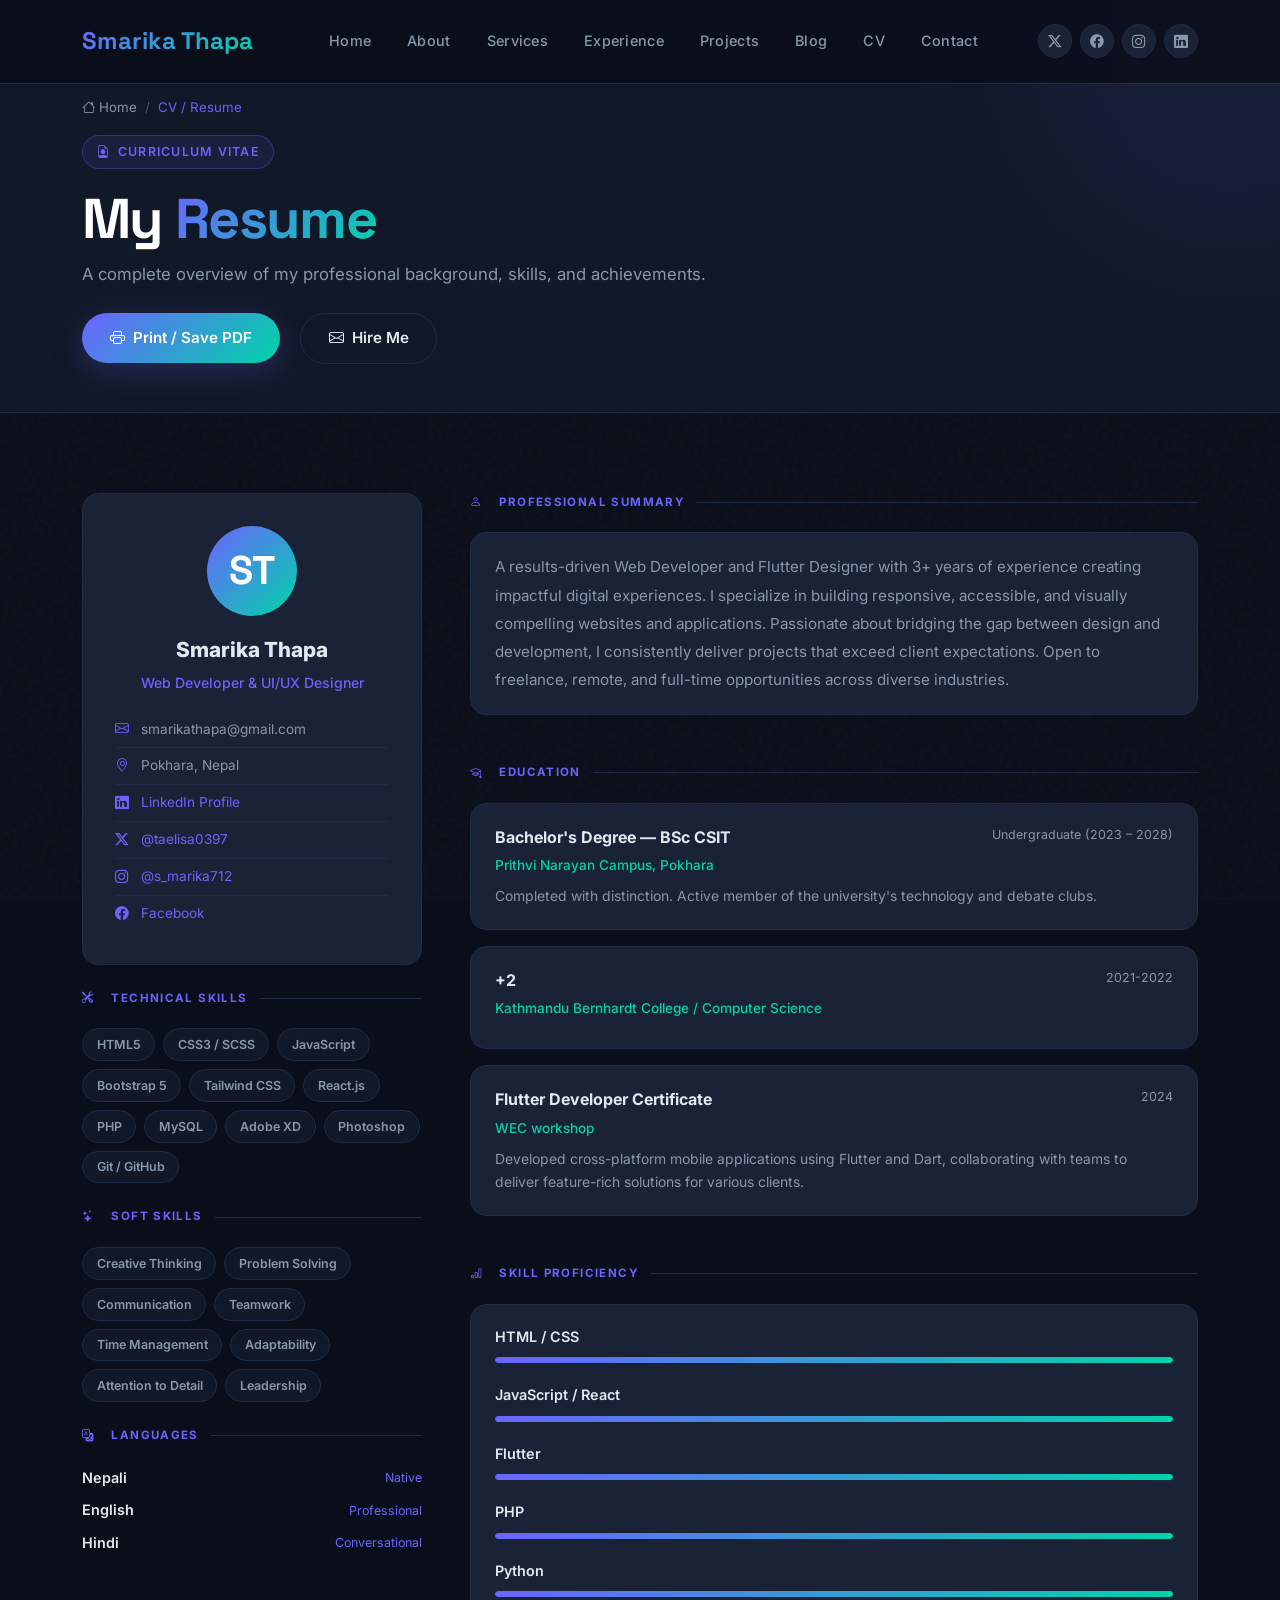
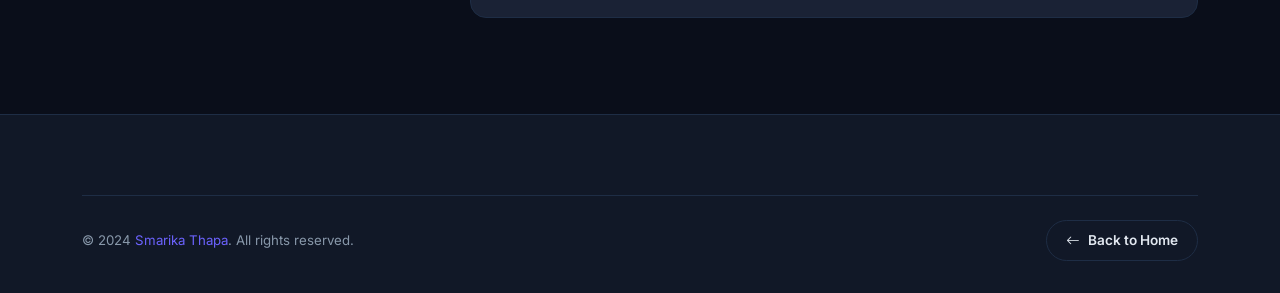
<file: pages/cv.html>
<!DOCTYPE html>
<html lang="en">
<head>
  <meta charset="UTF-8" />
  <meta name="viewport" content="width=device-width, initial-scale=1.0" />
  <title>CV / Resume | Smarika Thapa</title>
  <link rel="preconnect" href="https://fonts.googleapis.com" />
  <link rel="preconnect" href="https://fonts.gstatic.com" crossorigin />
  <link href="https://fonts.googleapis.com/css2?family=Space+Grotesk:wght@400;500;600;700;800&family=Inter:wght@300;400;500;600&display=swap" rel="stylesheet" />
  <link href="https://cdn.jsdelivr.net/npm/bootstrap@5.3.2/dist/css/bootstrap.min.css" rel="stylesheet" />
  <link href="https://cdn.jsdelivr.net/npm/bootstrap-icons@1.11.3/font/bootstrap-icons.css" rel="stylesheet" />
  <link rel="stylesheet" href="../assets/css/style.css" />
</head>
<body>

<nav class="navbar navbar-expand-lg fixed-top">
  <div class="container">
    <a class="navbar-brand" href="../index.html">Smarika Thapa</a>
    <button class="navbar-toggler" type="button" data-bs-toggle="collapse" data-bs-target="#navMenu" aria-label="Toggle navigation">
      <span class="navbar-toggler-icon"></span>
    </button>
    <div class="collapse navbar-collapse" id="navMenu">
      <ul class="navbar-nav mx-auto gap-1">
        <li class="nav-item"><a class="nav-link" href="../index.html#home">Home</a></li>
        <li class="nav-item"><a class="nav-link" href="../index.html#about">About</a></li>
        <li class="nav-item"><a class="nav-link" href="../index.html#services">Services</a></li>
        <li class="nav-item"><a class="nav-link" href="../index.html#experience">Experience</a></li>
        <li class="nav-item"><a class="nav-link" href="../index.html#projects">Projects</a></li>
        <li class="nav-item"><a class="nav-link" href="../index.html#blog">Blog</a></li>
        <li class="nav-item"><a class="nav-link active" href="cv.html">CV</a></li>
        <li class="nav-item"><a class="nav-link" href="../index.html#contact">Contact</a></li>
      </ul>
      <div class="header-social-links d-none d-lg-flex">
        <a href="https://x.com/taelisa0397" target="_blank" class="twitter"><i class="bi bi-twitter-x"></i></a>
        <a href="https://www.facebook.com/smarika.thapa.magar.391178/" target="_blank" class="facebook"><i class="bi bi-facebook"></i></a>
        <a href="https://www.instagram.com/s_marika712/" target="_blank" class="instagram"><i class="bi bi-instagram"></i></a>
        <a href="https://www.linkedin.com/in/smarika-thapa-970966319/" target="_blank" class="linkedin"><i class="bi bi-linkedin"></i></a>
      </div>
    </div>
  </div>
</nav>

<!-- PAGE HERO -->
<div class="page-hero" style="padding-top:6rem;">
  <div class="container">
    <nav class="breadcrumb-custom" aria-label="breadcrumb">
      <a href="../index.html"><i class="bi bi-house"></i> Home</a>
      <span>/</span>
      <span class="current">CV / Resume</span>
    </nav>
    <div class="section-badge"><i class="bi bi-file-earmark-person"></i> Curriculum Vitae</div>
    <h1 class="page-hero-title">My <span style="background:var(--clr-gradient);-webkit-background-clip:text;-webkit-text-fill-color:transparent;background-clip:text;">Resume</span></h1>
    <p class="page-hero-subtitle">A complete overview of my professional background, skills, and achievements.</p>
    <div class="mt-4">
      <button onclick="window.print()" class="btn-primary-custom me-3">
        <i class="bi bi-printer"></i> Print / Save PDF
      </button>
      <a href="../index.html#contact" class="btn-outline-custom">
        <i class="bi bi-envelope"></i> Hire Me
      </a>
    </div>
  </div>
</div>

<!-- CV CONTENT -->
<section class="section">
  <div class="container">
    <div class="row g-5 align-items-start">

      <!-- LEFT STICKY SIDEBAR -->
      <div class="col-lg-4">
        <div class="cv-sticky">

          <!-- Profile Card -->
          <div class="cv-profile-card fade-up">
            <div class="cv-avatar">ST</div>
            <div class="cv-name">Smarika Thapa</div>
            <div class="cv-role">Web Developer & UI/UX Designer</div>
            <ul class="cv-contact-list text-start">
              <li><i class="bi bi-envelope"></i> smarikathapa@gmail.com</li>
              <li><i class="bi bi-geo-alt"></i> Pokhara, Nepal</li>
              <li><i class="bi bi-linkedin"></i> <a href="https://www.linkedin.com/in/smarika-thapa-970966319/" target="_blank" style="color:var(--clr-accent);">LinkedIn Profile</a></li>
              <li><i class="bi bi-twitter-x"></i> <a href="https://x.com/taelisa0397" target="_blank" style="color:var(--clr-accent);">@taelisa0397</a></li>
              <li><i class="bi bi-instagram"></i> <a href="https://www.instagram.com/s_marika712/" target="_blank" style="color:var(--clr-accent);">@s_marika712</a></li>
              <li><i class="bi bi-facebook"></i> <a href="https://www.facebook.com/smarika.thapa.magar.391178/" target="_blank" style="color:var(--clr-accent);">Facebook</a></li>
            </ul>
          </div>

          <!-- Tech Skills -->
          <div class="mb-4 fade-up">
            <div class="cv-section-label"><i class="bi bi-tools me-1"></i> Technical Skills</div>
            <div class="cv-skills-grid">
              <span class="cv-skill-pill">HTML5</span>
              <span class="cv-skill-pill">CSS3 / SCSS</span>
              <span class="cv-skill-pill">JavaScript</span>
              <span class="cv-skill-pill">Bootstrap 5</span>
              <span class="cv-skill-pill">Tailwind CSS</span>
              <span class="cv-skill-pill">React.js</span>
              <span class="cv-skill-pill">PHP</span>
              <span class="cv-skill-pill">MySQL</span>
              <span class="cv-skill-pill">Adobe XD</span>
              <span class="cv-skill-pill">Photoshop</span>
              <span class="cv-skill-pill">Git / GitHub</span>
            </div>
          </div>

          <!-- Soft Skills -->
          <div class="mb-4 fade-up">
            <div class="cv-section-label"><i class="bi bi-stars me-1"></i> Soft Skills</div>
            <div class="cv-skills-grid">
              <span class="cv-skill-pill">Creative Thinking</span>
              <span class="cv-skill-pill">Problem Solving</span>
              <span class="cv-skill-pill">Communication</span>
              <span class="cv-skill-pill">Teamwork</span>
              <span class="cv-skill-pill">Time Management</span>
              <span class="cv-skill-pill">Adaptability</span>
              <span class="cv-skill-pill">Attention to Detail</span>
              <span class="cv-skill-pill">Leadership</span>
            </div>
          </div>

          <!-- Languages -->
          <div class="fade-up">
            <div class="cv-section-label"><i class="bi bi-translate me-1"></i> Languages</div>
            <div style="display:flex;flex-direction:column;gap:0.5rem;">
              <div style="display:flex;justify-content:space-between;align-items:center;">
                <span style="font-size:0.9rem;font-weight:600;">Nepali</span>
                <span style="font-size:0.78rem;color:var(--clr-accent);">Native</span>
              </div>
              <div style="display:flex;justify-content:space-between;align-items:center;">
                <span style="font-size:0.9rem;font-weight:600;">English</span>
                <span style="font-size:0.78rem;color:var(--clr-accent);">Professional</span>
              </div>
              <div style="display:flex;justify-content:space-between;align-items:center;">
                <span style="font-size:0.9rem;font-weight:600;">Hindi</span>
                <span style="font-size:0.78rem;color:var(--clr-accent);">Conversational</span>
              </div>
            </div>
          </div>

        </div>
      </div>

      <!-- RIGHT MAIN CONTENT -->
      <div class="col-lg-8">

        <!-- Summary -->
        <div class="fade-up mb-5">
          <div class="cv-section-label"><i class="bi bi-person me-1"></i> Professional Summary</div>
          <div class="cv-card">
            <p class="cv-card-desc" style="font-size:0.95rem;line-height:1.85;margin:0;">
              A results-driven Web Developer and Flutter Designer with 3+ years of experience creating impactful digital experiences. I specialize in building responsive, accessible, and visually compelling websites and applications. Passionate about bridging the gap between design and development, I consistently deliver projects that exceed client expectations. Open to freelance, remote, and full-time opportunities across diverse industries.
            </p>
          </div>
        </div>

        <!-- Education -->
        <div class="fade-up mb-5">
          <div class="cv-section-label"><i class="bi bi-mortarboard me-1"></i> Education</div>

          <div class="cv-card">
            <div class="d-flex justify-content-between align-items-start flex-wrap gap-2">
              <div>
                <div class="cv-card-title">Bachelor's Degree — BSc CSIT</div>
                <div class="cv-card-sub">Prithvi Narayan Campus, Pokhara</div>
              </div>
              <div class="cv-card-period">Undergraduate (2023 – 2028)</div>
            </div>
            <div class="cv-card-desc">Completed with distinction. Active member of the university's technology and debate clubs.</div>
          </div>

          <div class="cv-card">
            <div class="d-flex justify-content-between align-items-start flex-wrap gap-2">
              <div>
                <div class="cv-card-title">+2</div>
                <div class="cv-card-sub">Kathmandu Bernhardt College / Computer Science</div>
              </div>
              <div class="cv-card-period">2021-2022</div>
            </div>
            <div class="cv-card-desc"></div>
          </div>

          <div class="cv-card">
            <div class="d-flex justify-content-between align-items-start flex-wrap gap-2">
              <div>
                <div class="cv-card-title">Flutter Developer Certificate</div>
                <div class="cv-card-sub">WEC workshop</div>
              </div>
              <div class="cv-card-period">2024</div>
            </div>
            <div class="cv-card-desc">Developed cross-platform mobile applications using Flutter and Dart, collaborating with teams to deliver feature-rich solutions for various clients.</div>
          </div>
        </div>

        <!-- Skill Bars on CV -->
        <div class="fade-up">
          <div class="cv-section-label"><i class="bi bi-bar-chart me-1"></i> Skill Proficiency</div>
          <div class="cv-card">
            <div class="skill-bar-wrap">
              <div class="skill-bar-header"><span class="skill-bar-name">HTML / CSS </span></div>
              <div class="skill-bar-track"><div class="skill-bar-fill" data-pct="100"></div></div>
            </div>
            <div class="skill-bar-wrap">
              <div class="skill-bar-header"><span class="skill-bar-name">JavaScript / React</span></div>
              <div class="skill-bar-track"><div class="skill-bar-fill" data-pct="100"></div></div>
            </div>
            <div class="skill-bar-wrap">
              <div class="skill-bar-header"><span class="skill-bar-name">Flutter</span></div>
              <div class="skill-bar-track"><div class="skill-bar-fill" data-pct="100"></div></div>
            </div>
            <div class="skill-bar-wrap">
              <div class="skill-bar-header"><span class="skill-bar-name">PHP</span></div>
              <div class="skill-bar-track"><div class="skill-bar-fill" data-pct="100"></div></div>
            </div>
            <div class="skill-bar-wrap" style="margin-bottom:0;">
              <div class="skill-bar-header"><span class="skill-bar-name">Python</span></div>
              <div class="skill-bar-track"><div class="skill-bar-fill" data-pct="100"></div></div>
            </div>
          </div>
        </div>

      </div>
    </div>
  </div>
</section>

<!-- FOOTER -->
<footer class="footer">
  <div class="container">
    <div class="footer-bottom">
      <div class="footer-copyright">© 2024 <span>Smarika Thapa</span>. All rights reserved.</div>
      <div>
        <a href="../index.html" class="btn-outline-custom" style="font-size:0.85rem;padding:0.5rem 1.2rem;">
          <i class="bi bi-arrow-left"></i> Back to Home
        </a>
      </div>
    </div>
  </div>
</footer>

<button class="scroll-top" aria-label="Scroll to top"><i class="bi bi-chevron-up"></i></button>

<script src="https://cdn.jsdelivr.net/npm/bootstrap@5.3.2/dist/js/bootstrap.bundle.min.js"></script>
<script src="../assets/js/main.js"></script>
</body>
</html>
</file>
<file: assets/css/style.css>
/* ===== DESIGN TOKENS ===== */
:root {
  --clr-bg: #0a0e1a;
  --clr-surface: #111827;
  --clr-surface-2: #1a2235;
  --clr-border: #1e2d45;
  --clr-accent: #6c63ff;
  --clr-accent-2: #00d4aa;
  --clr-accent-3: #ff6b6b;
  --clr-text: #e2e8f0;
  --clr-text-muted: #8898aa;
  --clr-text-dim: #4a5568;
  --clr-white: #ffffff;
  --clr-gradient: linear-gradient(135deg, #6c63ff 0%, #00d4aa 100%);
  --clr-gradient-warm: linear-gradient(135deg, #6c63ff 0%, #ff6b6b 100%);

  --font-display: 'Space Grotesk', sans-serif;
  --font-body: 'Inter', sans-serif;

  --radius-sm: 8px;
  --radius-md: 16px;
  --radius-lg: 24px;
  --radius-xl: 32px;

  --shadow-sm: 0 2px 8px rgba(0,0,0,0.3);
  --shadow-md: 0 8px 32px rgba(0,0,0,0.4);
  --shadow-lg: 0 16px 64px rgba(0,0,0,0.5);
  --shadow-accent: 0 8px 32px rgba(108,99,255,0.25);

  --transition: all 0.3s cubic-bezier(0.4, 0, 0.2, 1);
  --transition-slow: all 0.6s cubic-bezier(0.4, 0, 0.2, 1);
}

/* ===== RESET & BASE ===== */
*, *::before, *::after { box-sizing: border-box; margin: 0; padding: 0; }

html { scroll-behavior: smooth; font-size: 16px; }

body {
  font-family: var(--font-body);
  background-color: var(--clr-bg);
  color: var(--clr-text);
  line-height: 1.7;
  overflow-x: hidden;
}

h1, h2, h3, h4, h5, h6 {
  font-family: var(--font-display);
  font-weight: 700;
  line-height: 1.2;
  color: var(--clr-white);
}

a { text-decoration: none; color: inherit; transition: var(--transition); }
img { max-width: 100%; display: block; }
ul { list-style: none; padding: 0; margin: 0; }

/* ===== NOISE TEXTURE OVERLAY ===== */
body::before {
  content: '';
  position: fixed;
  inset: 0;
  background-image: url("data:image/svg+xml,%3Csvg viewBox='0 0 200 200' xmlns='http://www.w3.org/2000/svg'%3E%3Cfilter id='n'%3E%3CfeTurbulence type='fractalNoise' baseFrequency='0.9' numOctaves='4' stitchTiles='stitch'/%3E%3C/filter%3E%3Crect width='100%25' height='100%25' filter='url(%23n)' opacity='0.03'/%3E%3C/svg%3E");
  pointer-events: none;
  z-index: 0;
}

/* ===== SCROLLBAR ===== */
::-webkit-scrollbar { width: 6px; }
::-webkit-scrollbar-track { background: var(--clr-bg); }
::-webkit-scrollbar-thumb { background: var(--clr-accent); border-radius: 3px; }

/* ===== SELECTION ===== */
::selection { background: rgba(108,99,255,0.3); color: var(--clr-white); }

/* ===== NAVBAR ===== */
.navbar {
  background: rgba(10, 14, 26, 0.85) !important;
  backdrop-filter: blur(20px);
  -webkit-backdrop-filter: blur(20px);
  border-bottom: 1px solid var(--clr-border);
  padding: 1rem 0;
  transition: var(--transition);
  z-index: 1050;
}

.navbar.scrolled {
  padding: 0.6rem 0;
  box-shadow: var(--shadow-md);
}

.navbar-brand {
  font-family: var(--font-display);
  font-size: 1.5rem;
  font-weight: 800;
  background: var(--clr-gradient);
  -webkit-background-clip: text;
  -webkit-text-fill-color: transparent;
  background-clip: text;
}

.navbar-nav .nav-link {
  color: var(--clr-text-muted) !important;
  font-weight: 500;
  font-size: 0.9rem;
  letter-spacing: 0.02em;
  padding: 0.5rem 1rem !important;
  border-radius: var(--radius-sm);
  transition: var(--transition);
  position: relative;
}

.navbar-nav .nav-link:hover,
.navbar-nav .nav-link.active {
  color: var(--clr-white) !important;
  background: rgba(108,99,255,0.1);
}

.navbar-nav .nav-link.active::after {
  content: '';
  position: absolute;
  bottom: 0;
  left: 50%;
  transform: translateX(-50%);
  width: 4px;
  height: 4px;
  border-radius: 50%;
  background: var(--clr-accent);
}

.navbar-toggler {
  border: 1px solid var(--clr-border);
  padding: 0.4rem 0.7rem;
}

.navbar-toggler-icon {
  background-image: url("data:image/svg+xml,%3Csvg xmlns='http://www.w3.org/2000/svg' viewBox='0 0 30 30'%3E%3Cpath stroke='%238898aa' stroke-width='2' d='M4 7h22M4 15h22M4 23h22'/%3E%3C/svg%3E");
}

.header-social-links {
  display: flex;
  align-items: center;
  gap: 0.5rem;
}

.header-social-links a {
  display: flex;
  align-items: center;
  justify-content: center;
  width: 34px;
  height: 34px;
  border-radius: 50%;
  background: var(--clr-surface-2);
  border: 1px solid var(--clr-border);
  color: var(--clr-text-muted);
  font-size: 0.85rem;
  transition: var(--transition);
}

.header-social-links a:hover { transform: translateY(-2px); }
.header-social-links a.twitter:hover { background: #1da1f2; border-color: #1da1f2; color: white; }
.header-social-links a.facebook:hover { background: #1877f2; border-color: #1877f2; color: white; }
.header-social-links a.instagram:hover { background: linear-gradient(45deg,#f09433,#e6683c,#dc2743,#cc2366,#bc1888); border-color: transparent; color: white; }
.header-social-links a.linkedin:hover { background: #0077b5; border-color: #0077b5; color: white; }

/* ===== SECTION UTILITIES ===== */
.section { padding: 5rem 0; position: relative; z-index: 1; }
.section-alt { background: var(--clr-surface); }

.section-badge {
  display: inline-flex;
  align-items: center;
  gap: 0.5rem;
  background: rgba(108,99,255,0.1);
  border: 1px solid rgba(108,99,255,0.3);
  color: var(--clr-accent);
  font-size: 0.78rem;
  font-weight: 600;
  letter-spacing: 0.1em;
  text-transform: uppercase;
  padding: 0.35rem 0.85rem;
  border-radius: 50px;
  margin-bottom: 1rem;
}

.section-title {
  font-size: clamp(2rem, 4vw, 2.8rem);
  margin-bottom: 0.75rem;
  letter-spacing: -0.02em;
}

.section-title span {
  background: var(--clr-gradient);
  -webkit-background-clip: text;
  -webkit-text-fill-color: transparent;
  background-clip: text;
}

.section-subtitle {
  color: var(--clr-text-muted);
  font-size: 1.05rem;
  max-width: 540px;
}

/* ===== BUTTONS ===== */
.btn-primary-custom {
  display: inline-flex;
  align-items: center;
  gap: 0.5rem;
  background: var(--clr-gradient);
  color: var(--clr-white);
  padding: 0.75rem 1.75rem;
  border-radius: 50px;
  font-weight: 600;
  font-size: 0.95rem;
  border: none;
  cursor: pointer;
  transition: var(--transition);
  box-shadow: var(--shadow-accent);
  position: relative;
  overflow: hidden;
}

.btn-primary-custom::before {
  content: '';
  position: absolute;
  inset: 0;
  background: linear-gradient(135deg, rgba(255,255,255,0.15) 0%, transparent 100%);
  opacity: 0;
  transition: var(--transition);
}

.btn-primary-custom:hover { transform: translateY(-2px); box-shadow: 0 12px 40px rgba(108,99,255,0.4); color: white; }
.btn-primary-custom:hover::before { opacity: 1; }

.btn-outline-custom {
  display: inline-flex;
  align-items: center;
  gap: 0.5rem;
  background: transparent;
  color: var(--clr-text);
  padding: 0.73rem 1.73rem;
  border-radius: 50px;
  font-weight: 600;
  font-size: 0.95rem;
  border: 1px solid var(--clr-border);
  cursor: pointer;
  transition: var(--transition);
}

.btn-outline-custom:hover {
  background: var(--clr-surface-2);
  border-color: var(--clr-accent);
  color: var(--clr-accent);
  transform: translateY(-2px);
}

/* ===== CARDS ===== */
.card-glass {
  background: rgba(26, 34, 53, 0.6);
  border: 1px solid var(--clr-border);
  border-radius: var(--radius-md);
  backdrop-filter: blur(12px);
  transition: var(--transition);
}

.card-glass:hover {
  border-color: rgba(108,99,255,0.4);
  transform: translateY(-4px);
  box-shadow: var(--shadow-accent);
}

/* ===== HERO ===== */
.hero-section {
  min-height: 100vh;
  display: flex;
  align-items: center;
  padding-top: 80px;
  position: relative;
  overflow: hidden;
}

.hero-bg-orb {
  position: absolute;
  border-radius: 50%;
  filter: blur(80px);
  pointer-events: none;
}

.hero-bg-orb-1 {
  width: 500px;
  height: 500px;
  background: rgba(108,99,255,0.15);
  top: -100px;
  right: -100px;
}

.hero-bg-orb-2 {
  width: 350px;
  height: 350px;
  background: rgba(0,212,170,0.1);
  bottom: 50px;
  left: -80px;
}

.hero-badge {
  display: inline-flex;
  align-items: center;
  gap: 0.5rem;
  background: rgba(108,99,255,0.12);
  border: 1px solid rgba(108,99,255,0.25);
  padding: 0.4rem 1rem;
  border-radius: 50px;
  font-size: 0.85rem;
  color: var(--clr-accent);
  font-weight: 500;
  margin-bottom: 1.5rem;
}

.hero-badge .dot {
  width: 8px;
  height: 8px;
  border-radius: 50%;
  background: var(--clr-accent-2);
  animation: pulse 2s infinite;
}

@keyframes pulse {
  0%, 100% { transform: scale(1); opacity: 1; }
  50% { transform: scale(1.3); opacity: 0.7; }
}

.hero-title {
  font-size: clamp(2.8rem, 6vw, 4.5rem);
  letter-spacing: -0.04em;
  line-height: 1.05;
  margin-bottom: 1rem;
}

.hero-title .gradient-text {
  background: var(--clr-gradient);
  -webkit-background-clip: text;
  -webkit-text-fill-color: transparent;
  background-clip: text;
}

.hero-typewriter {
  font-size: clamp(1.1rem, 2.5vw, 1.4rem);
  color: var(--clr-text-muted);
  margin-bottom: 1.5rem;
  font-weight: 400;
  min-height: 2rem;
}

.hero-typewriter .typed-role {
  color: var(--clr-accent-2);
  font-weight: 600;
}

.hero-description {
  font-size: 1.05rem;
  color: var(--clr-text-muted);
  max-width: 520px;
  margin-bottom: 2.5rem;
  line-height: 1.8;
}

.hero-stats {
  display: flex;
  flex-wrap: wrap;
  gap: 2rem;
  margin-bottom: 2.5rem;
}

.hero-stat-item { text-align: center; }

.hero-stat-number {
  font-family: var(--font-display);
  font-size: 2rem;
  font-weight: 800;
  background: var(--clr-gradient);
  -webkit-background-clip: text;
  -webkit-text-fill-color: transparent;
  background-clip: text;
  line-height: 1;
}

.hero-stat-label {
  font-size: 0.8rem;
  color: var(--clr-text-muted);
  text-transform: uppercase;
  letter-spacing: 0.08em;
  margin-top: 0.25rem;
}

.hero-actions { display: flex; flex-wrap: wrap; gap: 1rem; }

/* Hero Image Side */
.hero-image-wrap {
  position: relative;
  display: flex;
  align-items: center;
  justify-content: center;
}

.hero-avatar-ring {
  position: relative;
  width: 340px;
  height: 340px;
}

.hero-avatar-ring::before,
.hero-avatar-ring::after {
  content: '';
  position: absolute;
  border-radius: 50%;
  animation: spin-slow 12s linear infinite;
}

.hero-avatar-ring::before {
  inset: -12px;
  border: 2px solid transparent;
  background: var(--clr-gradient) border-box;
  -webkit-mask: linear-gradient(#fff 0 0) padding-box, linear-gradient(#fff 0 0);
  -webkit-mask-composite: destination-out;
  mask-composite: exclude;
}

.hero-avatar-ring::after {
  inset: -24px;
  border: 1px dashed rgba(108,99,255,0.3);
  animation-direction: reverse;
  animation-duration: 20s;
}

@keyframes spin-slow { to { transform: rotate(360deg); } }

.hero-avatar {
  width: 100%;
  height: 100%;
  border-radius: 50%;
  object-fit: cover;
  border: 4px solid var(--clr-surface);
  box-shadow: var(--shadow-lg), 0 0 60px rgba(108,99,255,0.2);
}

.hero-avatar-placeholder {
  width: 100%;
  height: 100%;
  border-radius: 50%;
  background: var(--clr-gradient);
  display: flex;
  align-items: center;
  justify-content: center;
  font-size: 6rem;
  font-family: var(--font-display);
  font-weight: 800;
  color: white;
  border: 4px solid var(--clr-surface);
  box-shadow: var(--shadow-lg), 0 0 60px rgba(108,99,255,0.2);
  user-select: none;
}

.hero-floating-card {
  position: absolute;
  background: rgba(26,34,53,0.9);
  border: 1px solid var(--clr-border);
  border-radius: var(--radius-md);
  padding: 0.75rem 1.25rem;
  backdrop-filter: blur(12px);
  box-shadow: var(--shadow-md);
  animation: float 4s ease-in-out infinite;
}

.hero-floating-card:nth-child(2) { bottom: 30px; left: -30px; animation-delay: 0.5s; }
.hero-floating-card:nth-child(3) { top: 40px; right: -20px; animation-delay: 1.5s; }

@keyframes float {
  0%, 100% { transform: translateY(0); }
  50% { transform: translateY(-10px); }
}

.floating-card-label { font-size: 0.7rem; color: var(--clr-text-muted); margin-bottom: 0.15rem; }
.floating-card-value { font-family: var(--font-display); font-size: 1rem; font-weight: 700; color: white; }

/* ===== SKILLS TICKER ===== */
.skills-ticker-section {
  padding: 2rem 0;
  border-top: 1px solid var(--clr-border);
  border-bottom: 1px solid var(--clr-border);
  overflow: hidden;
  background: var(--clr-surface);
}

.ticker-wrap { display: flex; gap: 2rem; animation: ticker 25s linear infinite; width: max-content; }
.ticker-wrap:hover { animation-play-state: paused; }

@keyframes ticker { to { transform: translateX(-50%); } }

.ticker-item {
  display: flex;
  align-items: center;
  gap: 0.5rem;
  white-space: nowrap;
  font-size: 0.85rem;
  font-weight: 600;
  color: var(--clr-text-muted);
  padding: 0.4rem 1rem;
  border-radius: 50px;
  background: var(--clr-surface-2);
  border: 1px solid var(--clr-border);
}

.ticker-item i { color: var(--clr-accent); font-size: 1rem; }

/* ===== ABOUT ===== */
.about-image-wrap { position: relative; }

.about-img {
  width: 100%;
  border-radius: var(--radius-lg);
  object-fit: cover;
  aspect-ratio: 4/5;
  border: 1px solid var(--clr-border);
  box-shadow: var(--shadow-lg);
}

.about-img-placeholder {
  width: 100%;
  aspect-ratio: 4/5;
  border-radius: var(--radius-lg);
  background: var(--clr-gradient);
  display: flex;
  align-items: center;
  justify-content: center;
  font-size: 8rem;
  color: rgba(255,255,255,0.3);
  border: 1px solid var(--clr-border);
  box-shadow: var(--shadow-lg);
}

.about-experience-badge {
  position: absolute;
  bottom: -1.5rem;
  right: -1.5rem;
  background: var(--clr-gradient);
  border-radius: var(--radius-md);
  padding: 1.25rem 1.5rem;
  text-align: center;
  box-shadow: var(--shadow-accent);
}

.about-experience-badge .exp-num {
  font-family: var(--font-display);
  font-size: 2.5rem;
  font-weight: 800;
  color: white;
  line-height: 1;
}

.about-experience-badge .exp-label {
  font-size: 0.78rem;
  color: rgba(255,255,255,0.8);
  font-weight: 500;
}

.about-info-grid {
  display: grid;
  grid-template-columns: 1fr 1fr;
  gap: 0.75rem;
  margin: 1.5rem 0;
}

.about-info-item {
  background: var(--clr-surface-2);
  border: 1px solid var(--clr-border);
  border-radius: var(--radius-sm);
  padding: 0.75rem 1rem;
}

.about-info-label { font-size: 0.72rem; color: var(--clr-text-muted); text-transform: uppercase; letter-spacing: 0.08em; }
.about-info-value { font-size: 0.9rem; font-weight: 600; color: var(--clr-white); margin-top: 0.2rem; }

/* ===== SKILLS BARS ===== */
.skill-bar-wrap { margin-bottom: 1.25rem; }
.skill-bar-header { display: flex; justify-content: space-between; margin-bottom: 0.5rem; }
.skill-bar-name { font-size: 0.9rem; font-weight: 600; color: var(--clr-text); }
.skill-bar-pct { font-size: 0.85rem; font-weight: 700; color: var(--clr-accent); }
.skill-bar-track { background: var(--clr-surface-2); border-radius: 50px; height: 6px; overflow: hidden; }
.skill-bar-fill { height: 100%; border-radius: 50px; background: var(--clr-gradient); width: 0; transition: width 1.2s cubic-bezier(0.4,0,0.2,1); }

/* ===== SERVICE CARDS ===== */
.service-card {
  padding: 2rem;
  background: var(--clr-surface-2);
  border: 1px solid var(--clr-border);
  border-radius: var(--radius-md);
  transition: var(--transition);
  height: 100%;
}

.service-card:hover {
  border-color: var(--clr-accent);
  transform: translateY(-6px);
  box-shadow: var(--shadow-accent);
}

.service-icon {
  width: 56px;
  height: 56px;
  border-radius: var(--radius-sm);
  background: rgba(108,99,255,0.12);
  display: flex;
  align-items: center;
  justify-content: center;
  font-size: 1.5rem;
  color: var(--clr-accent);
  margin-bottom: 1.25rem;
  transition: var(--transition);
}

.service-card:hover .service-icon { background: var(--clr-gradient); color: white; }
.service-card h5 { font-size: 1.1rem; margin-bottom: 0.75rem; }
.service-card p { font-size: 0.9rem; color: var(--clr-text-muted); line-height: 1.7; margin: 0; }

/* ===== EXPERIENCE TIMELINE ===== */
.timeline { position: relative; padding-left: 2rem; }

.timeline::before {
  content: '';
  position: absolute;
  left: 0;
  top: 0;
  bottom: 0;
  width: 2px;
  background: linear-gradient(to bottom, var(--clr-accent), var(--clr-accent-2), transparent);
}

.timeline-item { position: relative; margin-bottom: 2.5rem; }

.timeline-dot {
  position: absolute;
  left: -2.45rem;
  top: 0.25rem;
  width: 14px;
  height: 14px;
  border-radius: 50%;
  background: var(--clr-gradient);
  border: 2px solid var(--clr-bg);
  box-shadow: 0 0 0 3px rgba(108,99,255,0.25);
}

.timeline-card {
  background: var(--clr-surface-2);
  border: 1px solid var(--clr-border);
  border-radius: var(--radius-md);
  padding: 1.5rem;
  transition: var(--transition);
}

.timeline-card:hover { border-color: rgba(108,99,255,0.4); box-shadow: var(--shadow-accent); }

.timeline-meta {
  display: flex;
  align-items: center;
  gap: 0.75rem;
  flex-wrap: wrap;
  margin-bottom: 0.75rem;
}

.timeline-period {
  font-size: 0.78rem;
  font-weight: 600;
  color: var(--clr-accent);
  background: rgba(108,99,255,0.1);
  padding: 0.25rem 0.75rem;
  border-radius: 50px;
  border: 1px solid rgba(108,99,255,0.2);
}

.timeline-company {
  font-size: 0.82rem;
  color: var(--clr-text-muted);
  display: flex;
  align-items: center;
  gap: 0.35rem;
}

.timeline-card h5 { font-size: 1.1rem; margin-bottom: 0.5rem; }
.timeline-card p { font-size: 0.9rem; color: var(--clr-text-muted); margin-bottom: 1rem; }

.timeline-tags { display: flex; flex-wrap: wrap; gap: 0.4rem; }
.timeline-tag {
  font-size: 0.72rem;
  font-weight: 600;
  color: var(--clr-accent-2);
  background: rgba(0,212,170,0.08);
  border: 1px solid rgba(0,212,170,0.2);
  padding: 0.2rem 0.65rem;
  border-radius: 50px;
}

/* ===== EDUCATION ===== */
.education-card {
  padding: 1.5rem;
  background: var(--clr-surface-2);
  border: 1px solid var(--clr-border);
  border-radius: var(--radius-md);
  transition: var(--transition);
  display: flex;
  gap: 1.25rem;
  align-items: flex-start;
}

.education-card:hover { border-color: rgba(108,99,255,0.4); transform: translateX(6px); }

.education-icon {
  flex-shrink: 0;
  width: 48px;
  height: 48px;
  border-radius: var(--radius-sm);
  background: rgba(108,99,255,0.12);
  display: flex;
  align-items: center;
  justify-content: center;
  font-size: 1.4rem;
  color: var(--clr-accent);
}

.education-degree { font-size: 1rem; font-weight: 700; margin-bottom: 0.15rem; }
.education-school { font-size: 0.88rem; color: var(--clr-accent-2); font-weight: 500; }
.education-year { font-size: 0.8rem; color: var(--clr-text-muted); margin-top: 0.25rem; }

/* ===== PROJECTS / PORTFOLIO ===== */
.filter-tabs {
  display: flex;
  flex-wrap: wrap;
  gap: 0.5rem;
  justify-content: center;
  margin-bottom: 2.5rem;
}

.filter-btn {
  background: var(--clr-surface-2);
  border: 1px solid var(--clr-border);
  color: var(--clr-text-muted);
  font-size: 0.85rem;
  font-weight: 600;
  padding: 0.5rem 1.25rem;
  border-radius: 50px;
  cursor: pointer;
  transition: var(--transition);
}

.filter-btn:hover,
.filter-btn.active {
  background: var(--clr-gradient);
  border-color: transparent;
  color: white;
}

.project-card {
  background: var(--clr-surface-2);
  border: 1px solid var(--clr-border);
  border-radius: var(--radius-md);
  overflow: hidden;
  transition: var(--transition);
}

.project-card:hover { border-color: rgba(108,99,255,0.4); transform: translateY(-6px); box-shadow: var(--shadow-accent); }

.project-img-wrap {
  position: relative;
  overflow: hidden;
  aspect-ratio: 16/9;
  background: var(--clr-gradient);
  display: flex;
  align-items: center;
  justify-content: center;
}

.project-img-wrap img { width: 100%; height: 100%; object-fit: cover; transition: var(--transition-slow); }
.project-card:hover .project-img-wrap img { transform: scale(1.05); }

.project-img-placeholder { font-size: 3rem; color: rgba(255,255,255,0.4); }

.project-overlay {
  position: absolute;
  inset: 0;
  background: rgba(10,14,26,0.85);
  display: flex;
  align-items: center;
  justify-content: center;
  gap: 1rem;
  opacity: 0;
  transition: var(--transition);
}

.project-card:hover .project-overlay { opacity: 1; }

.project-overlay-btn {
  width: 44px;
  height: 44px;
  border-radius: 50%;
  background: var(--clr-gradient);
  display: flex;
  align-items: center;
  justify-content: center;
  color: white;
  font-size: 1rem;
  transition: var(--transition);
  border: none;
  cursor: pointer;
}

.project-overlay-btn:hover { transform: scale(1.1); }

.project-body { padding: 1.5rem; }
.project-category {
  font-size: 0.72rem;
  font-weight: 700;
  color: var(--clr-accent);
  text-transform: uppercase;
  letter-spacing: 0.1em;
  margin-bottom: 0.5rem;
}
.project-title { font-size: 1.05rem; font-weight: 700; margin-bottom: 0.5rem; }
.project-desc { font-size: 0.87rem; color: var(--clr-text-muted); margin-bottom: 1rem; }
.project-tech { display: flex; flex-wrap: wrap; gap: 0.4rem; }
.project-tech-tag {
  font-size: 0.72rem;
  font-weight: 600;
  color: var(--clr-text-muted);
  background: var(--clr-surface);
  border: 1px solid var(--clr-border);
  padding: 0.2rem 0.65rem;
  border-radius: 50px;
}

/* ===== BLOG ===== */
.blog-card {
  background: var(--clr-surface-2);
  border: 1px solid var(--clr-border);
  border-radius: var(--radius-md);
  overflow: hidden;
  transition: var(--transition);
  height: 100%;
  display: flex;
  flex-direction: column;
}

.blog-card:hover { border-color: rgba(108,99,255,0.4); transform: translateY(-6px); box-shadow: var(--shadow-accent); }

.blog-img-wrap {
  position: relative;
  aspect-ratio: 16/9;
  overflow: hidden;
  background: var(--clr-gradient);
}

.blog-img-wrap img { width: 100%; height: 100%; object-fit: cover; transition: var(--transition-slow); }
.blog-card:hover .blog-img-wrap img { transform: scale(1.05); }

.blog-img-placeholder {
  width: 100%;
  height: 100%;
  display: flex;
  align-items: center;
  justify-content: center;
  font-size: 3rem;
  color: rgba(255,255,255,0.3);
}

.blog-category-tag {
  position: absolute;
  top: 1rem;
  left: 1rem;
  background: var(--clr-gradient);
  color: white;
  font-size: 0.72rem;
  font-weight: 700;
  padding: 0.3rem 0.8rem;
  border-radius: 50px;
  text-transform: uppercase;
  letter-spacing: 0.06em;
}

.blog-body { padding: 1.5rem; flex: 1; display: flex; flex-direction: column; }
.blog-meta { display: flex; align-items: center; gap: 1rem; margin-bottom: 0.75rem; flex-wrap: wrap; }
.blog-meta-item { font-size: 0.78rem; color: var(--clr-text-muted); display: flex; align-items: center; gap: 0.35rem; }
.blog-title { font-size: 1.05rem; font-weight: 700; margin-bottom: 0.5rem; line-height: 1.4; }
.blog-title a { color: var(--clr-white); }
.blog-title a:hover { color: var(--clr-accent); }
.blog-excerpt { font-size: 0.87rem; color: var(--clr-text-muted); line-height: 1.7; flex: 1; }
.blog-read-more { display: inline-flex; align-items: center; gap: 0.4rem; font-size: 0.85rem; font-weight: 600; color: var(--clr-accent); margin-top: 1rem; }
.blog-read-more:hover { gap: 0.65rem; }

/* Blog Detail Modal */
.blog-modal-overlay {
  position: fixed;
  inset: 0;
  background: rgba(5,8,15,0.95);
  z-index: 2000;
  display: flex;
  align-items: flex-start;
  justify-content: center;
  padding: 2rem 1rem;
  overflow-y: auto;
  opacity: 0;
  visibility: hidden;
  transition: var(--transition);
  backdrop-filter: blur(8px);
}

.blog-modal-overlay.active { opacity: 1; visibility: visible; }

.blog-modal-content {
  background: var(--clr-surface);
  border: 1px solid var(--clr-border);
  border-radius: var(--radius-lg);
  max-width: 780px;
  width: 100%;
  margin: auto;
  overflow: hidden;
  transform: translateY(30px);
  transition: var(--transition);
}

.blog-modal-overlay.active .blog-modal-content { transform: translateY(0); }

.blog-modal-header-img {
  width: 100%;
  aspect-ratio: 16/8;
  object-fit: cover;
  background: var(--clr-gradient);
  display: flex;
  align-items: center;
  justify-content: center;
  font-size: 5rem;
  color: rgba(255,255,255,0.3);
}

.blog-modal-body { padding: 2.5rem; }
.blog-modal-category { font-size: 0.75rem; font-weight: 700; color: var(--clr-accent); text-transform: uppercase; letter-spacing: 0.1em; margin-bottom: 0.75rem; }
.blog-modal-title { font-size: clamp(1.4rem, 3vw, 2rem); margin-bottom: 1rem; }
.blog-modal-meta { display: flex; flex-wrap: wrap; gap: 1.5rem; margin-bottom: 2rem; padding-bottom: 1.5rem; border-bottom: 1px solid var(--clr-border); }
.blog-modal-content-text { font-size: 0.95rem; color: var(--clr-text-muted); line-height: 1.9; }
.blog-modal-content-text h3 { color: var(--clr-white); font-size: 1.2rem; margin: 1.75rem 0 0.75rem; }
.blog-modal-content-text p { margin-bottom: 1rem; }
.blog-modal-content-text ul { padding-left: 1.25rem; margin-bottom: 1rem; }
.blog-modal-content-text ul li { margin-bottom: 0.4rem; }
.blog-modal-close {
  position: absolute;
  top: 1rem;
  right: 1rem;
  width: 40px;
  height: 40px;
  border-radius: 50%;
  background: var(--clr-surface-2);
  border: 1px solid var(--clr-border);
  color: var(--clr-text-muted);
  font-size: 1.1rem;
  display: flex;
  align-items: center;
  justify-content: center;
  cursor: pointer;
  transition: var(--transition);
  z-index: 10;
}

.blog-modal-close:hover { background: var(--clr-accent-3); border-color: var(--clr-accent-3); color: white; }
.blog-modal-wrap { position: relative; }

/* ===== CV / RESUME ===== */
.cv-section-label {
  font-size: 0.72rem;
  font-weight: 700;
  color: var(--clr-accent);
  text-transform: uppercase;
  letter-spacing: 0.12em;
  margin-bottom: 1.25rem;
  display: flex;
  align-items: center;
  gap: 0.75rem;
}

.cv-section-label::after {
  content: '';
  flex: 1;
  height: 1px;
  background: var(--clr-border);
}

.cv-sticky {
  position: sticky;
  top: 90px;
}

.cv-profile-card {
  background: var(--clr-surface-2);
  border: 1px solid var(--clr-border);
  border-radius: var(--radius-md);
  padding: 2rem;
  text-align: center;
  margin-bottom: 1.5rem;
}

.cv-avatar {
  width: 90px;
  height: 90px;
  border-radius: 50%;
  background: var(--clr-gradient);
  display: flex;
  align-items: center;
  justify-content: center;
  font-size: 2.5rem;
  font-weight: 800;
  color: white;
  margin: 0 auto 1rem;
  font-family: var(--font-display);
}

.cv-name { font-size: 1.3rem; font-weight: 800; margin-bottom: 0.25rem; }
.cv-role { font-size: 0.88rem; color: var(--clr-accent); font-weight: 500; margin-bottom: 1rem; }
.cv-contact-list li { font-size: 0.85rem; color: var(--clr-text-muted); padding: 0.4rem 0; display: flex; align-items: center; gap: 0.6rem; border-bottom: 1px solid var(--clr-border); }
.cv-contact-list li:last-child { border-bottom: none; }
.cv-contact-list li i { color: var(--clr-accent); width: 16px; }

.cv-card {
  background: var(--clr-surface-2);
  border: 1px solid var(--clr-border);
  border-radius: var(--radius-md);
  padding: 1.25rem 1.5rem;
  margin-bottom: 1rem;
  transition: var(--transition);
}

.cv-card:hover { border-color: rgba(108,99,255,0.4); }
.cv-card-title { font-size: 1rem; font-weight: 700; margin-bottom: 0.2rem; }
.cv-card-sub { font-size: 0.85rem; color: var(--clr-accent-2); font-weight: 500; }
.cv-card-period { font-size: 0.78rem; color: var(--clr-text-muted); }
.cv-card-desc { font-size: 0.87rem; color: var(--clr-text-muted); margin-top: 0.5rem; line-height: 1.7; }

.cv-skills-grid { display: flex; flex-wrap: wrap; gap: 0.5rem; }
.cv-skill-pill {
  font-size: 0.78rem;
  font-weight: 600;
  padding: 0.3rem 0.85rem;
  border-radius: 50px;
  background: var(--clr-surface);
  border: 1px solid var(--clr-border);
  color: var(--clr-text-muted);
  transition: var(--transition);
}
.cv-skill-pill:hover { border-color: var(--clr-accent); color: var(--clr-accent); }

/* ===== TESTIMONIALS ===== */
.testimonial-card {
  background: var(--clr-surface-2);
  border: 1px solid var(--clr-border);
  border-radius: var(--radius-md);
  padding: 2rem;
  height: 100%;
  transition: var(--transition);
  position: relative;
}

.testimonial-card:hover { border-color: rgba(108,99,255,0.4); box-shadow: var(--shadow-accent); }

.testimonial-quote {
  font-size: 3rem;
  color: var(--clr-accent);
  line-height: 1;
  font-family: Georgia, serif;
  margin-bottom: 0.5rem;
}

.testimonial-text { font-size: 0.95rem; color: var(--clr-text-muted); line-height: 1.8; font-style: italic; margin-bottom: 1.5rem; }

.testimonial-author { display: flex; align-items: center; gap: 1rem; }
.testimonial-avatar {
  width: 48px;
  height: 48px;
  border-radius: 50%;
  background: var(--clr-gradient);
  display: flex;
  align-items: center;
  justify-content: center;
  font-weight: 700;
  color: white;
  font-family: var(--font-display);
}
.testimonial-name { font-size: 0.95rem; font-weight: 700; }
.testimonial-role { font-size: 0.8rem; color: var(--clr-text-muted); }

.star-rating { color: #ffc107; font-size: 0.8rem; margin-top: 0.25rem; }

/* ===== CONTACT ===== */
.contact-info-card {
  background: var(--clr-surface-2);
  border: 1px solid var(--clr-border);
  border-radius: var(--radius-md);
  padding: 1.25rem 1.5rem;
  display: flex;
  align-items: center;
  gap: 1.25rem;
  transition: var(--transition);
  margin-bottom: 1rem;
}

.contact-info-card:hover { border-color: rgba(108,99,255,0.4); transform: translateX(6px); }

.contact-icon {
  flex-shrink: 0;
  width: 48px;
  height: 48px;
  border-radius: var(--radius-sm);
  background: rgba(108,99,255,0.12);
  display: flex;
  align-items: center;
  justify-content: center;
  font-size: 1.2rem;
  color: var(--clr-accent);
}

.contact-info-label { font-size: 0.78rem; color: var(--clr-text-muted); text-transform: uppercase; letter-spacing: 0.06em; }
.contact-info-value { font-size: 0.95rem; font-weight: 600; color: var(--clr-white); margin-top: 0.15rem; }

.contact-form-wrap {
  background: var(--clr-surface-2);
  border: 1px solid var(--clr-border);
  border-radius: var(--radius-lg);
  padding: 2.5rem;
}

.form-group { margin-bottom: 1.25rem; }
.form-label { font-size: 0.85rem; font-weight: 600; color: var(--clr-text); margin-bottom: 0.5rem; display: block; }

.form-control-custom {
  width: 100%;
  background: var(--clr-surface);
  border: 1px solid var(--clr-border);
  border-radius: var(--radius-sm);
  padding: 0.75rem 1rem;
  color: var(--clr-text);
  font-family: var(--font-body);
  font-size: 0.9rem;
  outline: none;
  transition: var(--transition);
  resize: vertical;
}

.form-control-custom:focus { border-color: var(--clr-accent); box-shadow: 0 0 0 3px rgba(108,99,255,0.15); }
.form-control-custom::placeholder { color: var(--clr-text-dim); }

textarea.form-control-custom { min-height: 140px; }

.form-success {
  display: none;
  text-align: center;
  padding: 2rem;
}
.form-success.show { display: block; }
.form-success-icon { font-size: 3rem; color: var(--clr-accent-2); margin-bottom: 1rem; }

/* ===== FOOTER ===== */
.footer {
  background: var(--clr-surface);
  border-top: 1px solid var(--clr-border);
  padding: 3rem 0 2rem;
}

.footer-logo {
  font-family: var(--font-display);
  font-size: 1.5rem;
  font-weight: 800;
  background: var(--clr-gradient);
  -webkit-background-clip: text;
  -webkit-text-fill-color: transparent;
  background-clip: text;
  display: inline-block;
  margin-bottom: 0.75rem;
}

.footer-desc { font-size: 0.88rem; color: var(--clr-text-muted); max-width: 300px; }

.footer-heading { font-size: 0.82rem; font-weight: 700; color: var(--clr-white); text-transform: uppercase; letter-spacing: 0.1em; margin-bottom: 1.25rem; }

.footer-links li { margin-bottom: 0.6rem; }
.footer-links a { font-size: 0.88rem; color: var(--clr-text-muted); transition: var(--transition); }
.footer-links a:hover { color: var(--clr-accent); padding-left: 4px; }

.footer-social { display: flex; gap: 0.6rem; margin-top: 1rem; }
.footer-social a {
  width: 38px;
  height: 38px;
  border-radius: 50%;
  background: var(--clr-surface-2);
  border: 1px solid var(--clr-border);
  display: flex;
  align-items: center;
  justify-content: center;
  color: var(--clr-text-muted);
  font-size: 0.9rem;
  transition: var(--transition);
}
.footer-social a:hover { background: var(--clr-gradient); border-color: transparent; color: white; transform: translateY(-3px); }

.footer-bottom { border-top: 1px solid var(--clr-border); margin-top: 2rem; padding-top: 1.5rem; display: flex; justify-content: space-between; align-items: center; flex-wrap: gap: 1rem; }
.footer-copyright { font-size: 0.83rem; color: var(--clr-text-muted); }
.footer-copyright span { color: var(--clr-accent); }

/* ===== SCROLL TO TOP ===== */
.scroll-top {
  position: fixed;
  bottom: 2rem;
  right: 2rem;
  width: 44px;
  height: 44px;
  border-radius: 50%;
  background: var(--clr-gradient);
  display: flex;
  align-items: center;
  justify-content: center;
  color: white;
  font-size: 1rem;
  cursor: pointer;
  z-index: 999;
  opacity: 0;
  visibility: hidden;
  transition: var(--transition);
  box-shadow: var(--shadow-accent);
  border: none;
}

.scroll-top.visible { opacity: 1; visibility: visible; }
.scroll-top:hover { transform: translateY(-3px); }

/* ===== ANIMATIONS ===== */
.fade-up {
  opacity: 0;
  transform: translateY(30px);
  transition: opacity 0.7s ease, transform 0.7s ease;
}

.fade-up.visible { opacity: 1; transform: translateY(0); }

.fade-left {
  opacity: 0;
  transform: translateX(-30px);
  transition: opacity 0.7s ease, transform 0.7s ease;
}
.fade-left.visible { opacity: 1; transform: translateX(0); }

.fade-right {
  opacity: 0;
  transform: translateX(30px);
  transition: opacity 0.7s ease, transform 0.7s ease;
}
.fade-right.visible { opacity: 1; transform: translateX(0); }

/* ===== PAGE HERO (inner pages) ===== */
.page-hero {
  background: var(--clr-surface);
  border-bottom: 1px solid var(--clr-border);
  padding: 5rem 0 3rem;
  margin-top: 0;
  position: relative;
  overflow: hidden;
}

.page-hero::before {
  content: '';
  position: absolute;
  top: -150px;
  right: -150px;
  width: 400px;
  height: 400px;
  border-radius: 50%;
  background: rgba(108,99,255,0.08);
  filter: blur(60px);
}

.page-hero-title { font-size: clamp(2rem, 5vw, 3.5rem); letter-spacing: -0.03em; margin-bottom: 0.5rem; }
.page-hero-subtitle { font-size: 1.05rem; color: var(--clr-text-muted); }

.breadcrumb-custom { display: flex; align-items: center; gap: 0.5rem; font-size: 0.83rem; margin-bottom: 1rem; }
.breadcrumb-custom a { color: var(--clr-text-muted); }
.breadcrumb-custom a:hover { color: var(--clr-accent); }
.breadcrumb-custom span { color: var(--clr-text-dim); }
.breadcrumb-custom .current { color: var(--clr-accent); }

/* ===== COUNTER ===== */
.counter-section { padding: 3.5rem 0; }
.counter-card {
  text-align: center;
  padding: 2rem;
  background: var(--clr-surface-2);
  border: 1px solid var(--clr-border);
  border-radius: var(--radius-md);
  transition: var(--transition);
}
.counter-card:hover { border-color: rgba(108,99,255,0.4); transform: translateY(-4px); }
.counter-number {
  font-family: var(--font-display);
  font-size: 2.5rem;
  font-weight: 800;
  background: var(--clr-gradient);
  -webkit-background-clip: text;
  -webkit-text-fill-color: transparent;
  background-clip: text;
  line-height: 1;
}
.counter-label { font-size: 0.88rem; color: var(--clr-text-muted); margin-top: 0.35rem; }

/* ===== RESPONSIVE ===== */
@media (max-width: 991px) {
  .section { padding: 4rem 0; }
  .hero-avatar-ring { width: 260px; height: 260px; }
  .hero-floating-card { display: none; }
  .about-experience-badge { bottom: -1rem; right: -0.5rem; }
  .cv-sticky { position: static; }
}

@media (max-width: 767px) {
  .section { padding: 3rem 0; }
  .hero-section { min-height: auto; padding: 6rem 0 3rem; }
  .hero-stats { gap: 1.5rem; }
  .hero-avatar-ring { width: 220px; height: 220px; margin: 2rem auto 0; }
  .about-info-grid { grid-template-columns: 1fr; }
  .about-experience-badge { position: static; margin-top: 1rem; display: inline-block; }
  .timeline { padding-left: 1.5rem; }
  .timeline-dot { left: -1.95rem; }
  .contact-form-wrap { padding: 1.5rem; }
  .footer-bottom { flex-direction: column; text-align: center; gap: 0.5rem; }
}

@media (max-width: 575px) {
  .hero-actions { flex-direction: column; }
  .btn-primary-custom, .btn-outline-custom { width: 100%; justify-content: center; }
  .filter-tabs { justify-content: flex-start; overflow-x: auto; padding-bottom: 0.5rem; flex-wrap: nowrap; }
  .hero-stats { justify-content: space-around; }
}

@media (prefers-reduced-motion: reduce) {
  *, *::before, *::after { animation-duration: 0.01ms !important; transition-duration: 0.01ms !important; }
}
</file>
